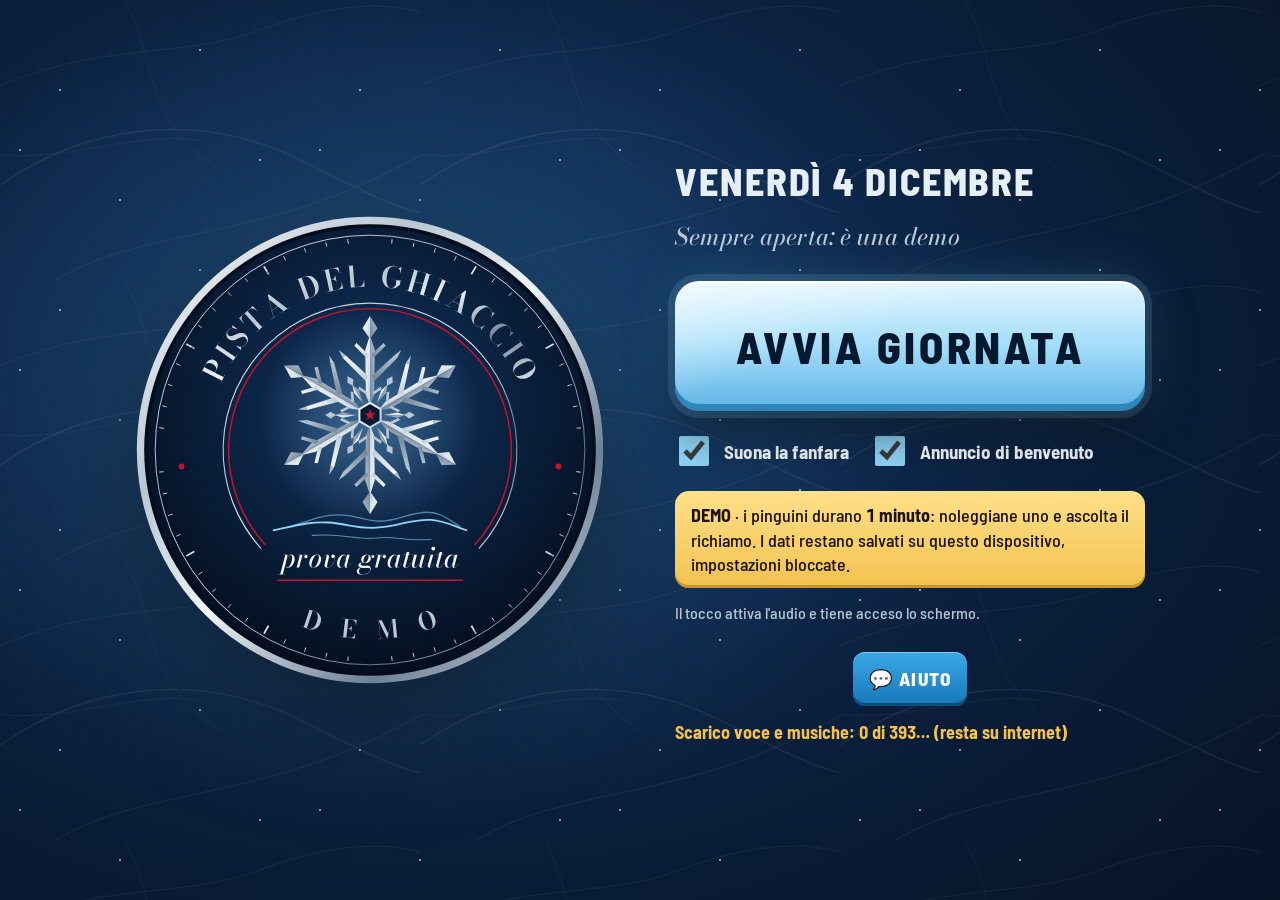
<file: index.html>
<!doctype html>
<html lang="it">
<head>
  <meta charset="utf-8">
  <meta name="viewport" content="width=device-width, initial-scale=1, viewport-fit=cover, user-scalable=no">
  <meta name="theme-color" content="#081A33">
  <meta name="mobile-web-app-capable" content="yes">
  <meta name="apple-mobile-web-app-capable" content="yes">
  <meta name="apple-mobile-web-app-status-bar-style" content="black-translucent">
  <meta name="apple-mobile-web-app-title" content="Pista DEMO">
  <meta name="format-detection" content="telephone=no">
  <title>Pista del Ghiaccio – DEMO</title>
  <link rel="manifest" href="manifest.json">
  <link rel="icon" href="icone/icona-192.png">
  <link rel="apple-touch-icon" href="icone/icona-180.png">
  <link rel="stylesheet" href="css/stile.css">
</head>
<body>

<section id="avvio" class="avvio">
  <div class="avvio-neve" aria-hidden="true"></div>
  <img src="logo/logo.svg" alt="Pista del Ghiaccio – DEMO" class="avvio-logo">
  <div class="avvio-colonna">
    <p class="avvio-data" id="avvio-data"></p>
    <p class="avvio-orario" id="avvio-orario"></p>
    <div class="avvio-fondo" id="avvio-fondo" hidden>
      <span class="fondo-titolo">💶 Fondo cassa nel cassetto</span>
      <span class="fondo-comandi">
        <button type="button" class="btn" id="fondo-meno" aria-label="10 euro in meno">−10</button>
        <input type="number" inputmode="decimal" id="fondo-euro" min="0" step="5" aria-label="Fondo cassa in euro"><b>€</b>
        <button type="button" class="btn" id="fondo-piu" aria-label="10 euro in più">+10</button>
      </span>
    </div>
    <button id="btn-avvia" class="btn-avvia">AVVIA GIORNATA</button>
    <div class="avvio-opzioni">
      <label class="spunta"><input type="checkbox" id="avvio-tada"> Suona la fanfara</label>
      <label class="spunta"><input type="checkbox" id="avvio-benvenuto"> Annuncio di benvenuto</label>
      <label class="spunta" id="avvio-yt-riga" hidden><input type="checkbox" id="avvio-yt"> Musica YouTube</label>
    </div>
    <p class="avvio-demo"><b>DEMO</b> · i pinguini durano <b>1 minuto</b>: noleggiane uno e ascolta il richiamo. I dati restano salvati su questo dispositivo, impostazioni bloccate.</p>
    <p class="avvio-nota">Il tocco attiva l'audio e tiene acceso lo schermo.</p>
    <div id="avvio-licenza" class="avvio-licenza"></div>
    <button id="btn-aiuto-avvio" class="btn-aiuto avvio-aiuto" aria-label="Assistenza">💬 AIUTO</button>
    <p class="avvio-offline" id="avvio-offline"></p>
  </div>
</section>

<header class="barra">
  <i class="ang a1"></i><i class="ang a2"></i><i class="ang a3"></i><i class="ang a4"></i>
  <img src="logo/icona.svg" alt="" class="barra-icona">
  <div class="barra-nome">
    <span class="barra-titolo">Pista del Ghiaccio</span>
    <span class="barra-sotto">DEMO · dati finti, si azzerano ogni giorno</span>
  </div>
  <div class="barra-centro">
    <span id="barra-giorno" class="badge"></span>
    <span id="barra-ora" class="barra-ora">--:--</span>
  </div>
  <div id="stato" class="stato" role="status"></div>
  <button id="btn-guida" class="btn-guida" aria-label="Guida della pagina">❔ GUIDA</button>
  <button id="btn-aiuto" class="btn-aiuto" aria-label="Assistenza">💬 AIUTO</button>
  <button id="btn-stop" class="btn-stop" aria-label="Ferma tutti i suoni">■ STOP</button>
</header>

<nav class="menu" aria-label="Pagine">
  <button data-pagina="oggi" class="attivo">
    <svg viewBox="0 0 48 48"><path d="M6 14h36v7a4 4 0 0 0 0 8v7H6v-7a4 4 0 0 0 0-8z" /><path d="M30 14v22" stroke-dasharray="3 3"/></svg>
    Cassa</button>
  <button data-pagina="pinguini">
    <svg viewBox="0 0 48 48"><path d="M24 5c-7 0-11 6-11 13v9c-4 3-6 7-5 10 3 0 5-2 6-4 1 5 5 9 10 9s9-4 10-9c1 2 3 4 6 4 1-3-1-7-5-10v-9c0-7-4-13-11-13z"/><path d="M19 18h.1M29 18h.1M21 24l3 3 3-3"/></svg>
    Pinguini</button>
  <button data-pagina="turni" class="menu-turni">
    <svg viewBox="0 0 48 48"><circle cx="24" cy="27" r="15"/><path d="M24 18v9l6 4M19 5h10M24 5v7"/></svg>
    Turni</button>
  <button data-pagina="armadi" class="menu-armadi">
    <svg viewBox="0 0 48 48"><rect x="10" y="5" width="28" height="38" rx="3"/><path d="M24 5v38M18 22v4M30 22v4"/></svg>
    Armadietti</button>
  <button data-pagina="suoni">
    <svg viewBox="0 0 48 48"><path d="M8 19h8l10-8v26l-10-8H8z"/><path d="M32 17a10 10 0 0 1 0 14M37 12a17 17 0 0 1 0 24"/></svg>
    Annunci</button>
  <button data-pagina="stats" data-pin>
    <svg viewBox="0 0 48 48"><path d="M8 40h32M13 34V22M21 34V12M29 34V18M37 34V26"/></svg>
    Resoconto</button>
  <button data-pagina="imp" data-pin>
    <svg viewBox="0 0 48 48"><circle cx="24" cy="24" r="6"/><path d="M24 5v7M24 36v7M5 24h7M36 24h7M10.6 10.6l5 5M32.4 32.4l5 5M10.6 37.4l5-5M32.4 15.6l5-5"/></svg>
    Impostazioni</button>
</nav>

<main>
  <section id="pg-oggi" class="pagina attiva"></section>
  <section id="pg-pinguini" class="pagina"></section>
  <section id="pg-turni" class="pagina"></section>
  <section id="pg-armadi" class="pagina"></section>
  <section id="pg-suoni" class="pagina"></section>
  <section id="pg-stats" class="pagina"></section>
  <section id="pg-imp" class="pagina"></section>
</main>

<div id="yt-box" class="yt-box" hidden>
  <div id="yt-player"></div>
  <span class="yt-titolo"></span>
</div>

<div class="gira-telefono" aria-live="polite">
  <div class="gira-icona">📱</div>
  <b>Gira il telefono in orizzontale</b>
  <span>La pista si usa col telefono (o il tablet) messo di traverso.</span>
</div>

<div id="finestre"></div>
<div id="avvisi" aria-live="polite"></div>
<button id="aggiorna" class="aggiorna" hidden>Nuova versione disponibile, tocca per aggiornare</button>

<script src="lib/chart.umd.min.js"></script>
<script src="js/app.js" defer></script>
</body>
</html>
</file>
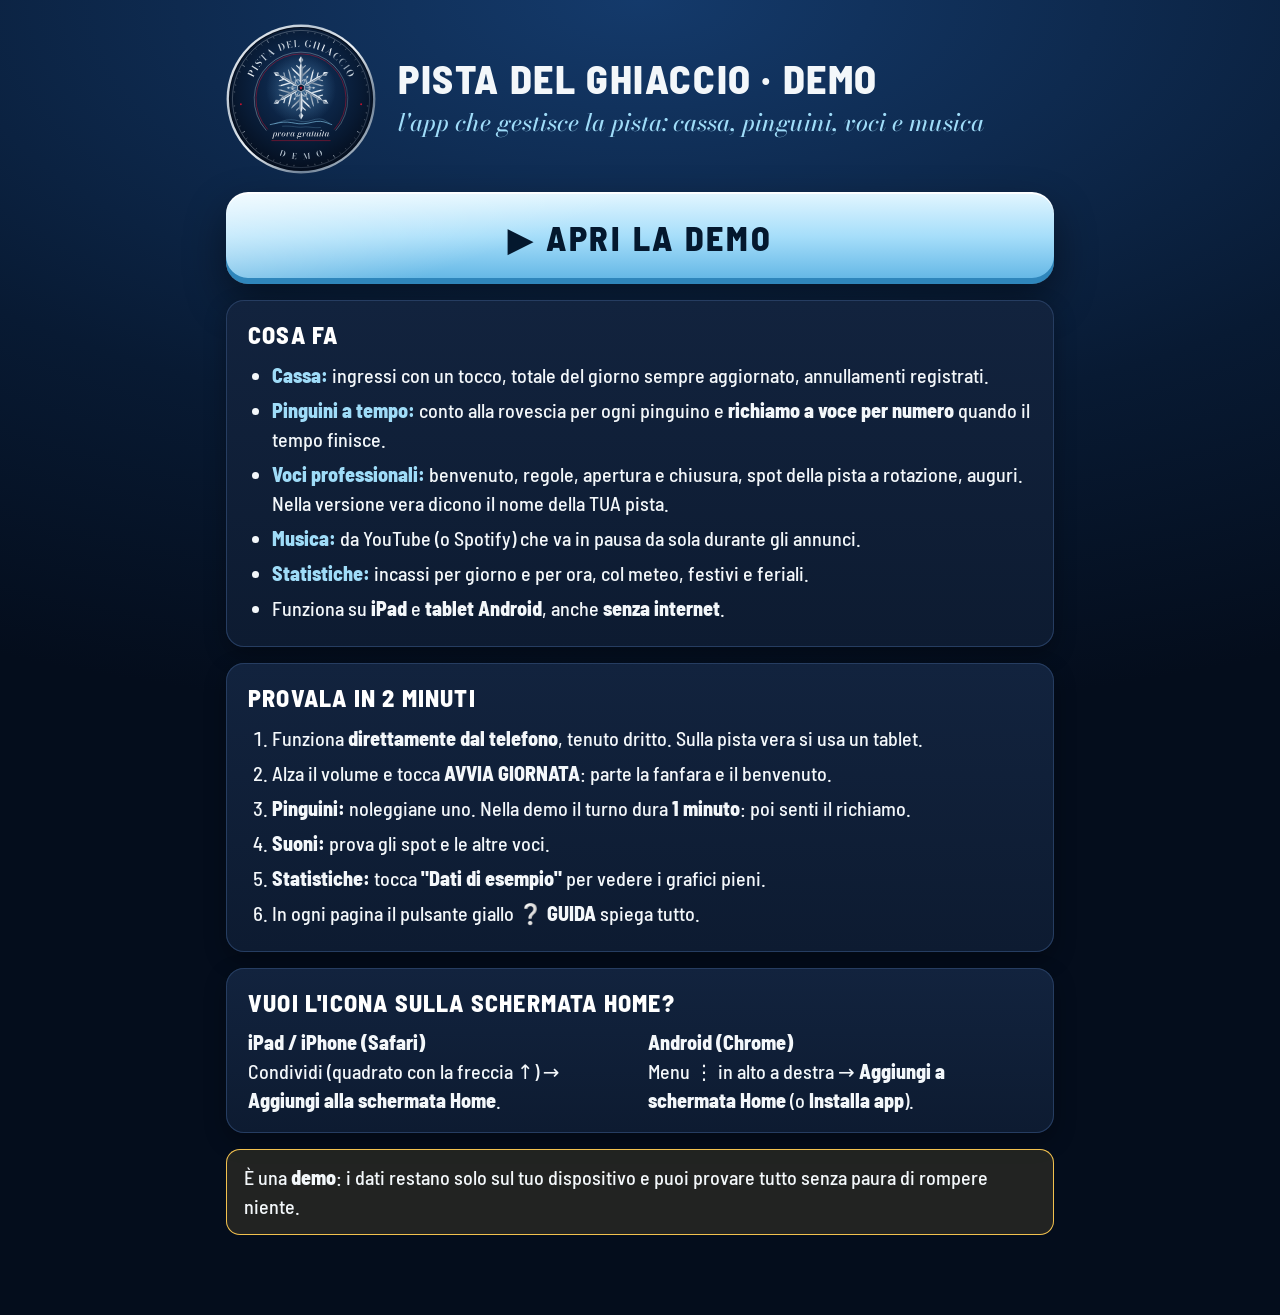
<file: installa.html>
<!doctype html>
<html lang="it">
<head>
  <meta charset="utf-8">
  <meta name="viewport" content="width=device-width, initial-scale=1, viewport-fit=cover">
  <meta name="theme-color" content="#081A33">
  <title>Prova la DEMO – Pista del Ghiaccio</title>
  <link rel="manifest" href="manifest.json">
  <link rel="icon" href="icone/icona-192.png">
  <link rel="apple-touch-icon" href="icone/icona-180.png">
  <meta name="apple-mobile-web-app-capable" content="yes">
  <meta name="apple-mobile-web-app-title" content="Pista DEMO">
  <style>
    @font-face { font-family: 'Bodoni'; src: url('font/BodoniModa-Italic.ttf') format('truetype'); font-style: italic; }
    @font-face { font-family: 'Barlow'; src: url('font/BarlowSemiCondensed-Medium.ttf') format('truetype'); font-weight: 500; }
    @font-face { font-family: 'Barlow'; src: url('font/BarlowSemiCondensed-ExtraBold.ttf') format('truetype'); font-weight: 800; }
    :root { --notte: #081A33; --lastra: #0F2748; --riga: #263d61; --argento: #B9C6D3; --neve: #F3F7FA; --gh2: #9fdcf8; --gh3: #4ea9dc; --ink: #04182e; --giallo: #F2C14E; }
    * { box-sizing: border-box; }
    html { background: #040D1C; }
    body { margin: 0; background: radial-gradient(120% 80% at 50% 0%, #143a6b, var(--notte) 60%, #040D1C) fixed; color: var(--neve); font: 500 20px/1.45 'Barlow', system-ui, sans-serif; }
    main { max-width: 860px; margin: 0 auto; padding: 24px 16px 60px; }
    header { display: flex; align-items: center; gap: 22px; }
    header img { width: 150px; height: 150px; flex: none; }
    h1 { font-weight: 800; text-transform: uppercase; letter-spacing: .04em; font-size: 40px; line-height: 1; margin: 0; }
    header p { margin: 8px 0 0; font-family: 'Bodoni', serif; font-style: italic; color: var(--gh2); font-size: 24px; }
    h2 { font-weight: 800; text-transform: uppercase; letter-spacing: .05em; font-size: 24px; margin: 0 0 8px; color: #fff; }
    .riquadro { background: linear-gradient(180deg, #12233e, #0d1b31); border-radius: 18px; padding: 18px 22px; margin-top: 16px; box-shadow: inset 0 0 0 1px var(--riga), 0 8px 22px rgba(0,0,0,.3); }
    .apri { display: flex; align-items: center; justify-content: center; margin-top: 18px; min-height: 92px; border-radius: 22px; text-decoration: none;
      font-weight: 800; font-size: 34px; letter-spacing: .08em; color: var(--ink);
      background: linear-gradient(160deg, rgba(255,255,255,.55) 0%, rgba(255,255,255,0) 40%), linear-gradient(180deg, #e3f6ff 0%, #a6defa 48%, #5db3e3 100%);
      box-shadow: inset 0 2px 0 rgba(255,255,255,.9), inset 0 -6px 0 #2f86bb, 0 18px 40px rgba(0,0,0,.45); }
    ol, ul { margin: 6px 0 0; padding-left: 24px; }
    li { margin: 6px 0; }
    b.c { color: var(--gh2); }
    .due { display: grid; grid-template-columns: 1fr 1fr; gap: 16px; }
    .nota { margin-top: 16px; padding: 14px 18px; border-radius: 14px; background: rgba(242,193,78,.12); box-shadow: inset 0 0 0 1px var(--giallo); }
    @media (max-width: 700px) { .due { grid-template-columns: 1fr; } header { flex-direction: column; text-align: center; } h1 { font-size: 32px; } }
  </style>
</head>
<body>
<main>
  <header>
    <img src="logo/logo.svg" alt="">
    <div>
      <h1>Pista del Ghiaccio · DEMO</h1>
      <p>l'app che gestisce la pista: cassa, pinguini, voci e musica</p>
    </div>
  </header>

  <a class="apri" href="./">▶ APRI LA DEMO</a>

  <section class="riquadro">
    <h2>Cosa fa</h2>
    <ul>
      <li><b class="c">Cassa:</b> ingressi con un tocco, totale del giorno sempre aggiornato, annullamenti registrati.</li>
      <li><b class="c">Pinguini a tempo:</b> conto alla rovescia per ogni pinguino e <b>richiamo a voce per numero</b> quando il tempo finisce.</li>
      <li><b class="c">Voci professionali:</b> benvenuto, regole, apertura e chiusura, spot della pista a rotazione, auguri. Nella versione vera dicono il nome della TUA pista.</li>
      <li><b class="c">Musica:</b> da YouTube (o Spotify) che va in pausa da sola durante gli annunci.</li>
      <li><b class="c">Statistiche:</b> incassi per giorno e per ora, col meteo, festivi e feriali.</li>
      <li>Funziona su <b>iPad</b> e <b>tablet Android</b>, anche <b>senza internet</b>.</li>
    </ul>
  </section>

  <section class="riquadro">
    <h2>Provala in 2 minuti</h2>
    <ol>
      <li>Funziona <b>direttamente dal telefono</b>, tenuto dritto. Sulla pista vera si usa un tablet.</li>
      <li>Alza il volume e tocca <b>AVVIA GIORNATA</b>: parte la fanfara e il benvenuto.</li>
      <li><b>Pinguini:</b> noleggiane uno. Nella demo il turno dura <b>1 minuto</b>: poi senti il richiamo.</li>
      <li><b>Suoni:</b> prova gli spot e le altre voci.</li>
      <li><b>Statistiche:</b> tocca <b>"Dati di esempio"</b> per vedere i grafici pieni.</li>
      <li>In ogni pagina il pulsante giallo <b>❔ GUIDA</b> spiega tutto.</li>
    </ol>
  </section>

  <section class="riquadro">
    <h2>Vuoi l'icona sulla schermata Home?</h2>
    <div class="due">
      <div><b>iPad / iPhone (Safari)</b><br>Condividi (quadrato con la freccia ↑) → <b>Aggiungi alla schermata Home</b>.</div>
      <div><b>Android (Chrome)</b><br>Menu ⋮ in alto a destra → <b>Aggiungi a schermata Home</b> (o <b>Installa app</b>).</div>
    </div>
  </section>

  <p class="nota">È una <b>demo</b>: i dati restano solo sul tuo dispositivo e puoi provare tutto senza paura di rompere niente.</p>
</main>
</body>
</html>
</file>
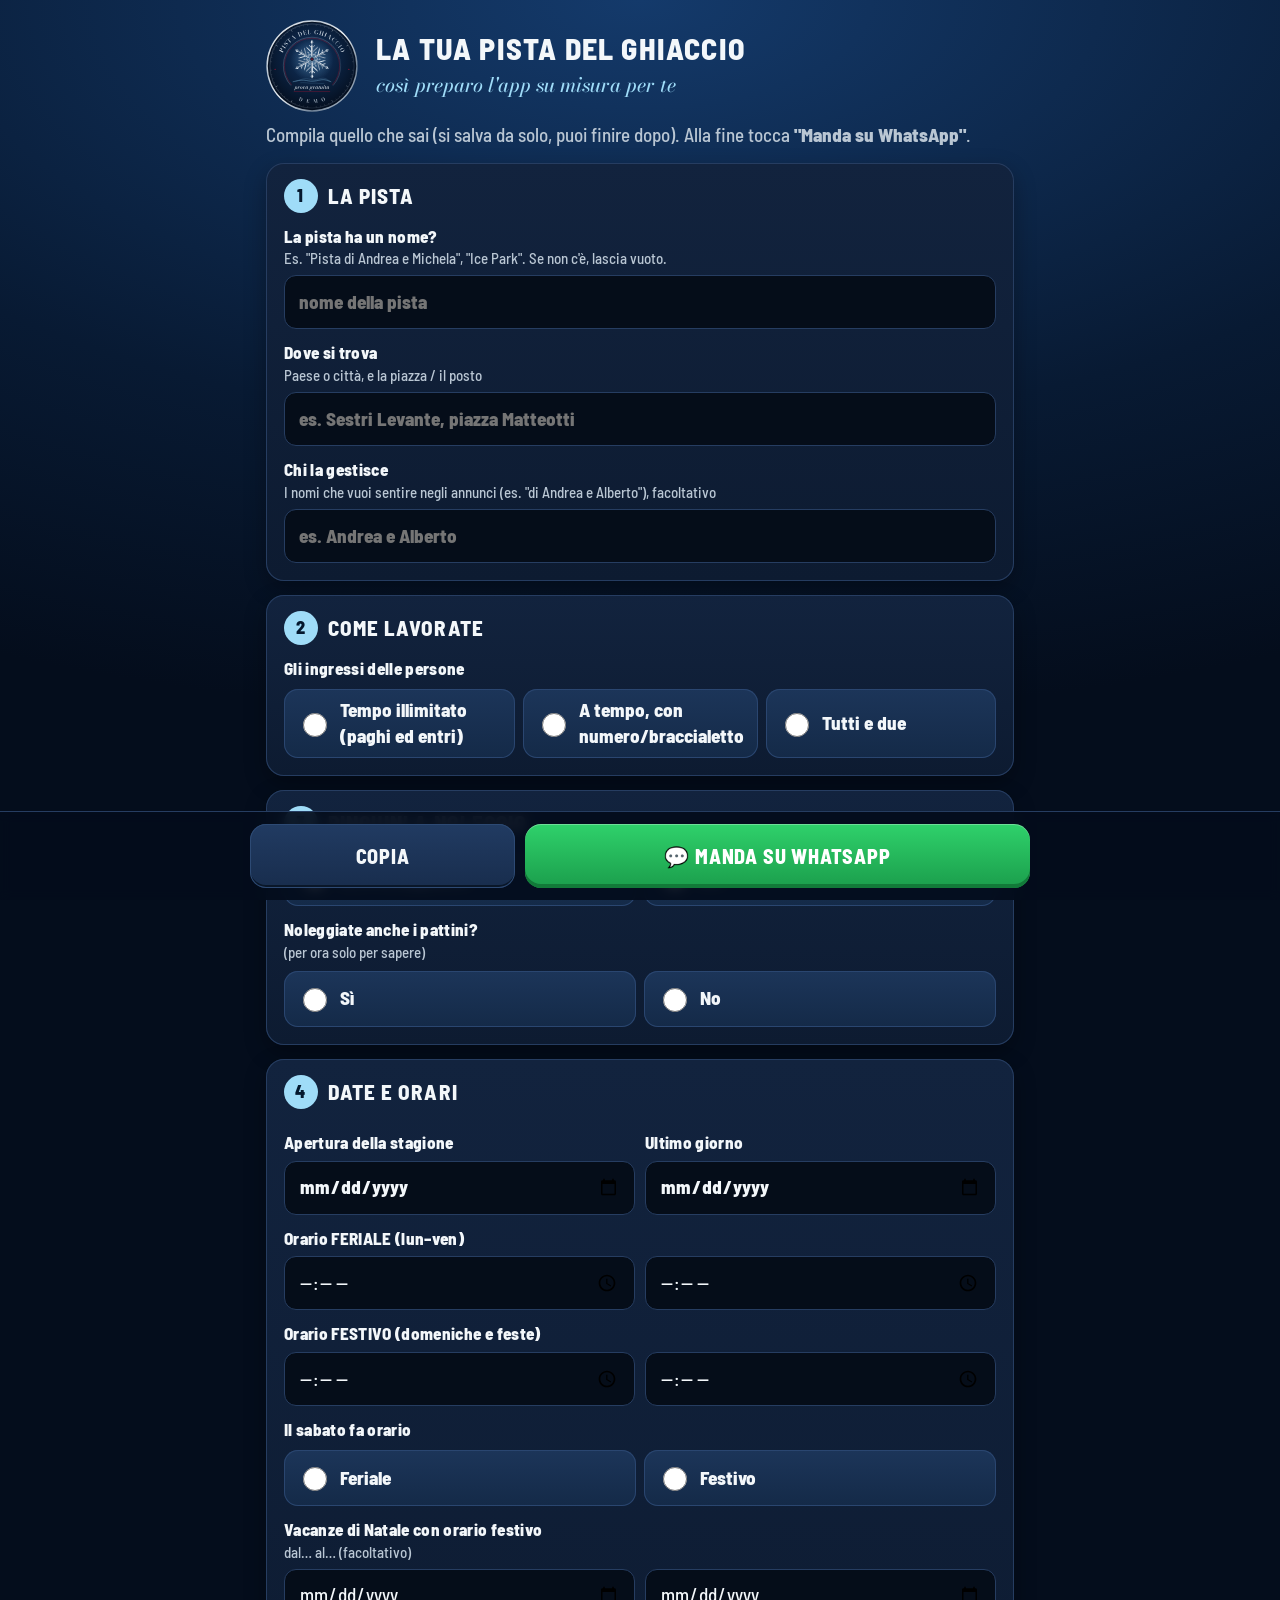
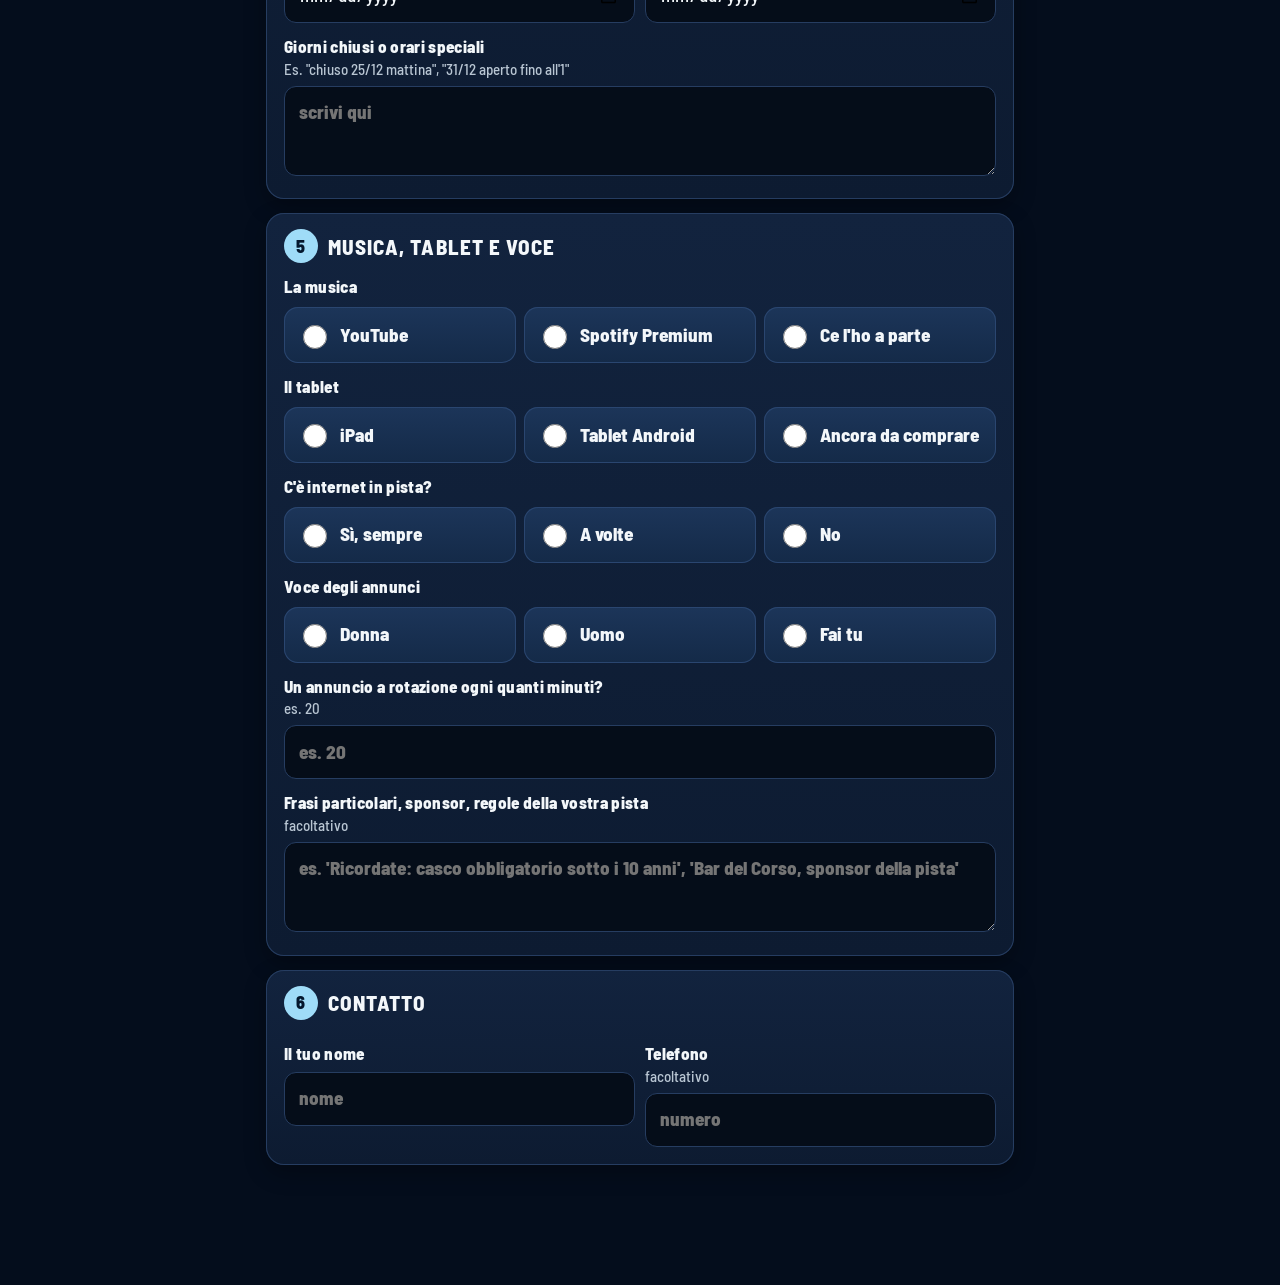
<file: modulo.html>
<!doctype html>
<html lang="it">
<head>
  <meta charset="utf-8">
  <meta name="viewport" content="width=device-width, initial-scale=1, viewport-fit=cover">
  <meta name="theme-color" content="#081A33">
  <title>La tua pista – modulo</title>
  <link rel="icon" href="icone/icona-192.png">
  <style>
    @font-face { font-family: 'Barlow'; src: url('font/BarlowSemiCondensed-Medium.ttf') format('truetype'); font-weight: 500; }
    @font-face { font-family: 'Barlow'; src: url('font/BarlowSemiCondensed-ExtraBold.ttf') format('truetype'); font-weight: 800; }
    @font-face { font-family: 'Bodoni'; src: url('font/BodoniModa-Italic.ttf') format('truetype'); font-style: italic; }
    :root { --notte: #081A33; --riga: #263d61; --argento: #B9C6D3; --neve: #F3F7FA; --gh2: #9fdcf8; --gh3: #4ea9dc; --ink: #04182e; --giallo: #F2C14E; --rosso: #ff5a6e; --verde: #4FD1A5; }
    * { box-sizing: border-box; }
    html { background: #040D1C; }
    body { margin: 0; background: radial-gradient(120% 80% at 50% 0%, #143a6b, var(--notte) 60%, #040D1C) fixed; color: var(--neve); font: 500 19px/1.4 'Barlow', system-ui, sans-serif; }
    main { max-width: 780px; margin: 0 auto; padding: 20px 16px 120px; }
    header { display: flex; align-items: center; gap: 18px; margin-bottom: 6px; }
    header img { width: 92px; height: 92px; flex: none; }
    h1 { font-weight: 800; text-transform: uppercase; letter-spacing: .04em; font-size: 30px; line-height: 1.05; margin: 0; }
    header p { margin: 6px 0 0; font-family: 'Bodoni', serif; font-style: italic; color: var(--gh2); font-size: 20px; }
    .intro { color: var(--argento); margin: 10px 0 0; }
    section { background: linear-gradient(180deg, #12233e, #0d1b31); border-radius: 18px; padding: 16px 18px 18px; margin-top: 14px; box-shadow: inset 0 0 0 1px var(--riga), 0 8px 22px rgba(0,0,0,.3); }
    h2 { font-weight: 800; text-transform: uppercase; letter-spacing: .05em; font-size: 21px; margin: 0 0 10px; display: flex; align-items: center; gap: 10px; }
    h2 span { display: inline-grid; place-items: center; width: 34px; height: 34px; border-radius: 50%; background: var(--gh2); color: var(--ink); font-size: 18px; }
    label.campo { display: block; margin-top: 12px; font-weight: 800; font-size: 17px; letter-spacing: .02em; }
    label.campo small { display: block; font-weight: 500; color: var(--argento); font-size: 15px; letter-spacing: 0; }
    input[type=text], input[type=number], input[type=date], input[type=time], input[type=tel], textarea {
      width: 100%; min-height: 54px; margin-top: 6px; padding: 0 14px; border-radius: 12px; border: 1px solid var(--riga);
      background: #050d19; color: var(--neve); font: inherit; font-size: 19px; }
    textarea { padding: 12px 14px; min-height: 90px; }
    input:focus, textarea:focus { outline: none; border-color: var(--gh2); box-shadow: 0 0 0 3px rgba(143,211,245,.2); }
    .scelte { display: flex; flex-wrap: wrap; gap: 8px; margin-top: 8px; }
    .scelte label { flex: 1 1 180px; display: flex; align-items: center; gap: 10px; min-height: 56px; padding: 8px 14px; border-radius: 14px; cursor: pointer;
      background: linear-gradient(180deg, #1c3559, #142a48); box-shadow: inset 0 0 0 1px #2a4670; font-weight: 700; }
    .scelte input { width: 24px; height: 24px; accent-color: var(--gh2); flex: none; }
    .scelte label:has(input:checked) { background: linear-gradient(180deg, #2a5a90, #1b3f6c); box-shadow: inset 0 0 0 2px var(--gh2); }
    .due { display: grid; grid-template-columns: 1fr 1fr; gap: 10px; }
    .tre { display: grid; grid-template-columns: 1.2fr 1fr 1fr; gap: 8px; align-items: end; }
    .tre b { font-size: 16px; color: var(--argento); padding-bottom: 14px; }
    [hidden] { display: none !important; }
    .barra { position: fixed; left: 0; right: 0; bottom: 0; padding: 12px 16px calc(12px + env(safe-area-inset-bottom)); background: rgba(4,13,28,.92); backdrop-filter: blur(6px); box-shadow: 0 -1px 0 var(--riga); }
    .barra .in { max-width: 780px; margin: 0 auto; display: flex; gap: 10px; }
    .barra button { flex: 1; min-height: 64px; border: 0; border-radius: 16px; font: inherit; font-weight: 800; font-size: 20px; letter-spacing: .04em; text-transform: uppercase; cursor: pointer; }
    .invia { color: #fff; background: linear-gradient(180deg, #2fd16b, #1b9e4c); box-shadow: inset 0 1px 0 rgba(255,255,255,.3), inset 0 -4px 0 #127a39; }
    .copia { flex: 0 0 34% !important; color: var(--neve); background: linear-gradient(180deg, #213b62, #182d4d); box-shadow: inset 0 0 0 1px #2d4a74, inset 0 -3px 0 #0a1729; }
    .avviso { position: fixed; left: 50%; bottom: 100px; transform: translateX(-50%); background: #fff; color: var(--ink); padding: 12px 18px; border-radius: 14px; font-weight: 800; box-shadow: 0 10px 30px rgba(0,0,0,.5); }
    .mancano { color: var(--rosso); font-weight: 800; margin-top: 10px; }
    @media (max-width: 560px) { .due { grid-template-columns: 1fr; } h1 { font-size: 24px; } header img { width: 70px; height: 70px; } }
  </style>
</head>
<body>
<main>
  <header>
    <img src="logo/logo.svg" alt="">
    <div>
      <h1>La tua pista del ghiaccio</h1>
      <p>così preparo l'app su misura per te</p>
    </div>
  </header>
  <p class="intro">Compila quello che sai (si salva da solo, puoi finire dopo). Alla fine tocca <b>"Manda su WhatsApp"</b>.</p>

  <section>
    <h2><span>1</span>La pista</h2>
    <label class="campo">La pista ha un nome? <small>Es. "Pista di Andrea e Michela", "Ice Park". Se non c'è, lascia vuoto.</small>
      <input type="text" id="nome" placeholder="nome della pista"></label>
    <label class="campo">Dove si trova <small>Paese o città, e la piazza / il posto</small>
      <input type="text" id="luogo" placeholder="es. Sestri Levante, piazza Matteotti"></label>
    <label class="campo">Chi la gestisce <small>I nomi che vuoi sentire negli annunci (es. "di Andrea e Alberto"), facoltativo</small>
      <input type="text" id="gestori" placeholder="es. Andrea e Alberto"></label>
  </section>

  <section>
    <h2><span>2</span>Come lavorate</h2>
    <label class="campo">Gli ingressi delle persone</label>
    <div class="scelte">
      <label><input type="radio" name="tipo" value="illimitato"> Tempo illimitato (paghi ed entri)</label>
      <label><input type="radio" name="tipo" value="tempo"> A tempo, con numero/braccialetto</label>
      <label><input type="radio" name="tipo" value="entrambi"> Tutti e due</label>
    </div>
    <div id="blocco-illimitato" hidden>
      <label class="campo">Prezzo dell'ingresso (€)<input type="number" id="prezzo" inputmode="decimal" placeholder="es. 10"></label>
    </div>
    <div id="blocco-tempo" hidden>
      <label class="campo">Ingressi a tempo: durate e prezzi <small>Es. 30 minuti 7 €, 1 ora 10 €, 2 ore 15 € (lascia vuote le righe che non usi)</small></label>
      <div class="tre"><b>Durata 1</b><input type="number" id="t1min" inputmode="numeric" placeholder="minuti"><input type="number" id="t1eur" inputmode="decimal" placeholder="€"></div>
      <div class="tre"><b>Durata 2</b><input type="number" id="t2min" inputmode="numeric" placeholder="minuti"><input type="number" id="t2eur" inputmode="decimal" placeholder="€"></div>
      <div class="tre"><b>Durata 3</b><input type="number" id="t3min" inputmode="numeric" placeholder="minuti"><input type="number" id="t3eur" inputmode="decimal" placeholder="€"></div>
      <label class="campo">Numeri dei braccialetti/biglietti: fino a <small>es. 200 (massimo 300)</small>
        <input type="number" id="maxnum" inputmode="numeric" placeholder="es. 200"></label>
    </div>
  </section>

  <section>
    <h2><span>3</span>Pinguini a noleggio</h2>
    <div class="scelte">
      <label><input type="radio" name="pinguini" value="si"> Sì, li noleggiamo</label>
      <label><input type="radio" name="pinguini" value="no"> No</label>
    </div>
    <div id="blocco-pinguini" hidden>
      <div class="due">
        <label class="campo">Quanti pinguini avete <small>numerati da 1 a…</small><input type="number" id="pnum" inputmode="numeric" placeholder="es. 15"></label>
        <label class="campo">Prezzo del noleggio (€)<input type="number" id="peur" inputmode="decimal" placeholder="es. 5"></label>
        <label class="campo">Durata del turno (minuti)<input type="number" id="pmin" inputmode="numeric" placeholder="es. 30"></label>
        <label class="campo">Sollecito dopo (minuti) <small>se non lo riportano</small><input type="number" id="psol" inputmode="numeric" placeholder="es. 2"></label>
      </div>
    </div>
    <label class="campo">Noleggiate anche i pattini? <small>(per ora solo per sapere)</small></label>
    <div class="scelte">
      <label><input type="radio" name="pattini" value="si"> Sì</label>
      <label><input type="radio" name="pattini" value="no"> No</label>
    </div>
  </section>

  <section>
    <h2><span>4</span>Date e orari</h2>
    <div class="due">
      <label class="campo">Apertura della stagione<input type="date" id="dal"></label>
      <label class="campo">Ultimo giorno<input type="date" id="al"></label>
    </div>
    <label class="campo">Orario FERIALE (lun–ven)</label>
    <div class="due"><input type="time" id="ferApre" aria-label="feriale apre"><input type="time" id="ferChiude" aria-label="feriale chiude"></div>
    <label class="campo">Orario FESTIVO (domeniche e feste)</label>
    <div class="due"><input type="time" id="fesApre" aria-label="festivo apre"><input type="time" id="fesChiude" aria-label="festivo chiude"></div>
    <label class="campo">Il sabato fa orario</label>
    <div class="scelte">
      <label><input type="radio" name="sabato" value="feriale"> Feriale</label>
      <label><input type="radio" name="sabato" value="festivo"> Festivo</label>
    </div>
    <label class="campo">Vacanze di Natale con orario festivo <small>dal… al… (facoltativo)</small></label>
    <div class="due"><input type="date" id="vacDal" aria-label="vacanze dal"><input type="date" id="vacAl" aria-label="vacanze al"></div>
    <label class="campo">Giorni chiusi o orari speciali <small>Es. "chiuso 25/12 mattina", "31/12 aperto fino all'1"</small>
      <textarea id="speciali" placeholder="scrivi qui"></textarea></label>
  </section>

  <section>
    <h2><span>5</span>Musica, tablet e voce</h2>
    <label class="campo">La musica</label>
    <div class="scelte">
      <label><input type="radio" name="musica" value="youtube"> YouTube</label>
      <label><input type="radio" name="musica" value="spotify"> Spotify Premium</label>
      <label><input type="radio" name="musica" value="nessuna"> Ce l'ho a parte</label>
    </div>
    <label class="campo">Il tablet</label>
    <div class="scelte">
      <label><input type="radio" name="tablet" value="ipad"> iPad</label>
      <label><input type="radio" name="tablet" value="android"> Tablet Android</label>
      <label><input type="radio" name="tablet" value="da-comprare"> Ancora da comprare</label>
    </div>
    <label class="campo">C'è internet in pista?</label>
    <div class="scelte">
      <label><input type="radio" name="internet" value="si"> Sì, sempre</label>
      <label><input type="radio" name="internet" value="a-volte"> A volte</label>
      <label><input type="radio" name="internet" value="no"> No</label>
    </div>
    <label class="campo">Voce degli annunci</label>
    <div class="scelte">
      <label><input type="radio" name="voce" value="donna"> Donna</label>
      <label><input type="radio" name="voce" value="uomo"> Uomo</label>
      <label><input type="radio" name="voce" value="indifferente"> Fai tu</label>
    </div>
    <label class="campo">Un annuncio a rotazione ogni quanti minuti? <small>es. 20</small>
      <input type="number" id="giro" inputmode="numeric" placeholder="es. 20"></label>
    <label class="campo">Frasi particolari, sponsor, regole della vostra pista <small>facoltativo</small>
      <textarea id="frasi" placeholder="es. 'Ricordate: casco obbligatorio sotto i 10 anni', 'Bar del Corso, sponsor della pista'"></textarea></label>
  </section>

  <section>
    <h2><span>6</span>Contatto</h2>
    <div class="due">
      <label class="campo">Il tuo nome<input type="text" id="chi" placeholder="nome"></label>
      <label class="campo">Telefono <small>facoltativo</small><input type="tel" id="tel" placeholder="numero"></label>
    </div>
    <p class="mancano" id="mancano" hidden></p>
  </section>
</main>

<div class="barra"><div class="in">
  <button class="copia" id="copia">Copia</button>
  <button class="invia" id="invia">💬 Manda su WhatsApp</button>
</div></div>

<script>
  const $ = id => document.getElementById(id);
  const scelta = n => document.querySelector(`input[name="${n}"]:checked`)?.value || '';
  const CAMPI = ['nome', 'luogo', 'gestori', 'prezzo', 't1min', 't1eur', 't2min', 't2eur', 't3min', 't3eur', 'maxnum', 'pnum', 'peur', 'pmin', 'psol',
    'dal', 'al', 'ferApre', 'ferChiude', 'fesApre', 'fesChiude', 'vacDal', 'vacAl', 'speciali', 'giro', 'frasi', 'chi', 'tel'];
  const SCELTE = ['tipo', 'pinguini', 'pattini', 'sabato', 'musica', 'tablet', 'internet', 'voce'];
  const BOZZA = 'modulo_pista_bozza';

  function aggiornaBlocchi() {
    const t = scelta('tipo');
    $('blocco-illimitato').hidden = !(t === 'illimitato' || t === 'entrambi');
    $('blocco-tempo').hidden = !(t === 'tempo' || t === 'entrambi');
    $('blocco-pinguini').hidden = scelta('pinguini') !== 'si';
  }
  function salva() {
    const d = {};
    CAMPI.forEach(k => { d[k] = $(k).value; });
    SCELTE.forEach(k => { d[k] = scelta(k); });
    try { localStorage.setItem(BOZZA, JSON.stringify(d)); } catch { /* niente */ }
    return d;
  }
  function carica() {
    let d = {};
    try { d = JSON.parse(localStorage.getItem(BOZZA) || '{}'); } catch { d = {}; }
    CAMPI.forEach(k => { if (d[k]) $(k).value = d[k]; });
    SCELTE.forEach(k => { if (d[k]) { const r = document.querySelector(`input[name="${k}"][value="${d[k]}"]`); if (r) r.checked = true; } });
    aggiornaBlocchi();
  }
  document.addEventListener('input', () => { aggiornaBlocchi(); salva(); });
  document.addEventListener('change', () => { aggiornaBlocchi(); salva(); });

  const dIt = s => s ? s.split('-').reverse().join('/') : '—';
  const nTxt = (v, suf = '') => (v === '' || v == null) ? '—' : `${v}${suf}`;
  const ETI = { illimitato: 'tempo illimitato', tempo: 'a tempo (numerati)', entrambi: 'tempo illimitato + a tempo', youtube: 'YouTube', spotify: 'Spotify Premium', nessuna: 'a parte',
    ipad: 'iPad', android: 'tablet Android', 'da-comprare': 'da comprare', si: 'sì', no: 'no', 'a-volte': 'a volte', donna: 'donna', uomo: 'uomo', indifferente: 'fai tu', feriale: 'feriale', festivo: 'festivo' };
  const e = v => ETI[v] || v || '—';

  function messaggio() {
    const d = salva();
    const r = [];
    r.push('🧊 *NUOVA PISTA – modulo per l\'app*');
    r.push(`*Pista:* ${d.nome || '(senza nome)'}`);
    r.push(`*Dove:* ${d.luogo || '—'}`);
    if (d.gestori) r.push(`*Gestori:* ${d.gestori}`);
    r.push('');
    r.push(`*Ingressi:* ${e(d.tipo)}`);
    if (d.tipo === 'illimitato' || d.tipo === 'entrambi') r.push(`• prezzo ingresso: ${nTxt(d.prezzo, ' €')}`);
    if (d.tipo === 'tempo' || d.tipo === 'entrambi') {
      [1, 2, 3].forEach(i => { if (d[`t${i}min`]) r.push(`• ${d[`t${i}min`]} min → ${nTxt(d[`t${i}eur`], ' €')}`); });
      r.push(`• braccialetti fino al n° ${nTxt(d.maxnum)}`);
    }
    r.push(`*Pinguini:* ${e(d.pinguini)}${d.pinguini === 'si' ? ` – ${nTxt(d.pnum)} pinguini, ${nTxt(d.peur, ' €')}, turno ${nTxt(d.pmin, ' min')}, sollecito dopo ${nTxt(d.psol, ' min')}` : ''}`);
    r.push(`*Pattini a noleggio:* ${e(d.pattini)}`);
    r.push('');
    r.push(`*Stagione:* dal ${dIt(d.dal)} al ${dIt(d.al)}`);
    r.push(`*Feriale:* ${d.ferApre || '—'}–${d.ferChiude || '—'}  ·  *Festivo:* ${d.fesApre || '—'}–${d.fesChiude || '—'}  ·  sabato ${e(d.sabato)}`);
    if (d.vacDal || d.vacAl) r.push(`*Vacanze (orario festivo):* dal ${dIt(d.vacDal)} al ${dIt(d.vacAl)}`);
    if (d.speciali) r.push(`*Giorni speciali:* ${d.speciali}`);
    r.push('');
    r.push(`*Musica:* ${e(d.musica)}  ·  *Tablet:* ${e(d.tablet)}  ·  *Internet:* ${e(d.internet)}`);
    r.push(`*Voce:* ${e(d.voce)}  ·  *Annuncio a rotazione ogni:* ${nTxt(d.giro, ' min')}`);
    if (d.frasi) r.push(`*Frasi/sponsor:* ${d.frasi}`);
    r.push('');
    r.push(`*Compilato da:* ${d.chi || '—'}${d.tel ? ' – ' + d.tel : ''}`);
    r.push('');
    r.push('DATI:' + JSON.stringify(d)); // riga per Leonardo: si legge in automatico
    return r.join('\n');
  }
  function controlla() {
    const d = salva(), manca = [];
    if (!d.luogo) manca.push('dove si trova');
    if (!d.tipo) manca.push('come lavorate');
    if (!d.pinguini) manca.push('pinguini sì/no');
    if (!d.dal || !d.al) manca.push('date della stagione');
    $('mancano').hidden = !manca.length;
    $('mancano').textContent = manca.length ? 'Manca ancora: ' + manca.join(', ') + ' (puoi mandarlo lo stesso)' : '';
  }
  function avviso(t) { const a = document.createElement('div'); a.className = 'avviso'; a.textContent = t; document.body.append(a); setTimeout(() => a.remove(), 2500); }

  $('invia').addEventListener('click', () => {
    controlla();
    window.open('https://wa.me/?text=' + encodeURIComponent(messaggio()), '_blank');
  });
  $('copia').addEventListener('click', async () => {
    controlla();
    try { await navigator.clipboard.writeText(messaggio()); avviso('Copiato: incollalo su WhatsApp'); }
    catch { avviso('Non riesco a copiare: usa "Manda su WhatsApp"'); }
  });
  carica();
</script>
</body>
</html>
</file>
<file: css/stile.css>
@font-face{font-family:Bodoni;src:url(../font/BodoniModa.ttf) format("truetype");font-weight:400 900;font-display:swap}@font-face{font-family:Bodoni;src:url(../font/BodoniModa-Italic.ttf) format("truetype");font-weight:400 900;font-style:italic;font-display:swap}@font-face{font-family:Barlow;src:url(../font/BarlowSemiCondensed-Medium.ttf) format("truetype");font-weight:500;font-display:swap}@font-face{font-family:Barlow;src:url(../font/BarlowSemiCondensed-Bold.ttf) format("truetype");font-weight:700;font-display:swap}@font-face{font-family:Barlow;src:url(../font/BarlowSemiCondensed-ExtraBold.ttf) format("truetype");font-weight:800;font-display:swap}:root{--notte: #081A33;--abisso: #040D1C;--lastra: #0F2748;--lastra-2: #163563;--filo: rgba(185, 198, 211, .28);--argento: #B9C6D3;--neve: #F3F7FA;--ghiaccio: #8FD3F5;--ghiaccio-scuro: #2C7FB8;--rosso: #C4132F;--rosso-chiaro: #FF5A6E;--giallo: #F2C14E;--verde: #4FD1A5;--raggio: 14px;--barra: 72px;--menu: 124px;color-scheme:dark}*{box-sizing:border-box;-webkit-tap-highlight-color:transparent}html,body{margin:0;height:100%}body{background:radial-gradient(120% 90% at 60% 0%,#10305a 0%,var(--notte) 55%,var(--abisso) 100%) fixed;color:var(--neve);font:500 18px/1.35 Barlow,system-ui,sans-serif;overflow:hidden;user-select:none;-webkit-user-select:none;touch-action:manipulation}button,input,select,textarea{font:inherit;color:inherit}button{cursor:pointer;border:0;background:none}button:focus-visible,input:focus-visible,select:focus-visible,textarea:focus-visible{outline:3px solid var(--ghiaccio);outline-offset:2px}h1,h2,h3{font-family:Bodoni,Georgia,serif;font-weight:600;margin:0;letter-spacing:.01em}h2{font-size:30px}h3{font-size:22px;color:var(--argento)}.num{font-variant-numeric:tabular-nums}[hidden]{display:none!important}.barra{position:fixed;inset:0 0 auto;height:var(--barra);display:flex;align-items:center;gap:18px;padding:0 16px 0 18px;background:#040d1cd1;border-bottom:1px solid var(--filo);backdrop-filter:blur(6px);z-index:20}.barra-icona{width:52px;height:52px;border-radius:50%}.barra-nome{display:flex;flex-direction:column;line-height:1.1;min-width:0}.barra-titolo{font-family:Bodoni,serif;font-size:25px;font-weight:600}.barra-sotto{font-family:Bodoni,serif;font-style:italic;color:var(--argento);font-size:15px}.barra-centro{margin-left:auto;display:flex;align-items:center;gap:14px}.barra-ora{font-size:34px;font-weight:800;font-variant-numeric:tabular-nums;letter-spacing:.02em}.badge{display:inline-flex;align-items:center;gap:6px;padding:5px 12px;border-radius:999px;border:1px solid var(--filo);color:var(--argento);font-weight:700;font-size:16px;white-space:nowrap}.badge.festivo{border-color:var(--rosso-chiaro);color:#ffd6dc;background:#c4132f38}.badge.vacanze{border-color:var(--rosso-chiaro);color:#fff;background:var(--rosso)}.badge.chiuso,.badge.fuori{color:var(--giallo);border-color:var(--giallo)}.badge.finto{color:#1b1200;background:var(--giallo);border-color:var(--giallo)}.stato{display:flex;gap:8px}.stato span{padding:6px 12px;border-radius:10px;font-weight:700;font-size:15px;white-space:nowrap;background:#4fd1a524;color:var(--verde);border:1px solid rgba(79,209,165,.4)}.stato span.ko{background:var(--rosso);color:#fff;border-color:var(--rosso-chiaro);animation:lampo 1s steps(2) infinite}.btn-stop{height:54px;padding:0 22px;border-radius:12px;background:var(--rosso);color:#fff;font-weight:800;font-size:22px;letter-spacing:.04em;border:2px solid #ff8a98}.btn-stop:active{transform:scale(.96)}.menu{position:fixed;top:var(--barra);bottom:0;left:0;width:var(--menu);display:flex;flex-direction:column;gap:8px;padding:12px 10px;background:#040d1c99;border-right:1px solid var(--filo);z-index:10}.menu button{flex:1;max-height:128px;display:flex;flex-direction:column;align-items:center;justify-content:center;gap:6px;border-radius:var(--raggio);color:var(--argento);font-weight:700;font-size:16px}.menu svg{width:42px;height:42px;fill:none;stroke:currentColor;stroke-width:2.6;stroke-linecap:round;stroke-linejoin:round}.menu button.attivo{background:var(--lastra-2);color:var(--neve);box-shadow:inset 4px 0 0 var(--ghiaccio)}.menu button.attivo svg{stroke:var(--ghiaccio)}main{position:fixed;top:var(--barra);left:var(--menu);right:0;bottom:0}.pagina{display:none;height:100%;overflow-y:auto;padding:18px 20px 28px;overscroll-behavior:contain}.pagina.attiva{display:block}.pannello{background:var(--lastra);border:1px solid var(--filo);border-radius:18px;padding:18px}.pannello+.pannello{margin-top:14px}.riga{display:flex;gap:12px;align-items:center;flex-wrap:wrap}.spazio{flex:1}.btn{min-height:64px;padding:0 22px;border-radius:var(--raggio);font-weight:700;font-size:20px;background:var(--lastra-2);border:1px solid var(--filo);color:var(--neve);display:inline-flex;align-items:center;justify-content:center;gap:10px}.btn:active{transform:scale(.97);filter:brightness(1.15)}.btn.primario{background:var(--ghiaccio);color:var(--abisso);border-color:transparent}.btn.pericolo{background:var(--rosso);border-color:var(--rosso-chiaro);color:#fff}.btn.piccolo{min-height:50px;font-size:17px;padding:0 16px}.btn[disabled]{opacity:.4}.etichetta{color:var(--argento);font-size:16px}.vuoto{color:var(--argento);font-style:italic}.spunta{display:inline-flex;align-items:center;gap:12px;font-size:19px;min-height:52px}.spunta input{width:30px;height:30px;accent-color:var(--ghiaccio)}.interruttore{position:relative;display:inline-flex;align-items:center;gap:14px;font-weight:700;font-size:20px;min-height:60px}.interruttore input{appearance:none;width:84px;height:46px;border-radius:999px;background:#3a4a61;position:relative;transition:background .2s}.interruttore input:after{content:"";position:absolute;top:5px;left:5px;width:36px;height:36px;border-radius:50%;background:#fff;transition:transform .2s}.interruttore input:checked{background:var(--verde)}.interruttore input:checked:after{transform:translate(38px)}input[type=text],input[type=number],input[type=time],input[type=date],input[type=datetime-local],input[type=password],select,textarea{min-height:56px;border-radius:12px;border:1px solid var(--filo);background:var(--abisso);padding:0 14px;font-size:20px;color:var(--neve);user-select:text;-webkit-user-select:text}textarea{padding:12px 14px;min-height:100px;resize:vertical;width:100%}input[type=number]{width:120px}input[type=range]{width:100%;height:44px;accent-color:var(--ghiaccio)}.avvio{position:fixed;inset:0;z-index:50;display:flex;align-items:center;justify-content:center;gap:70px;background:radial-gradient(90% 90% at 35% 40%,#143a6b 0%,var(--notte) 55%,var(--abisso) 100%)}.avvio[hidden]{display:none}.avvio-logo{width:min(470px,42vw);filter:drop-shadow(0 20px 50px rgba(0,0,0,.55))}.avvio-colonna{display:flex;flex-direction:column;gap:14px;max-width:470px}.avvio-data{font-family:Bodoni,serif;font-size:34px;margin:0}.avvio-orario{margin:0;color:var(--argento);font-size:22px}.avvio-fondo{display:flex;flex-direction:column;align-items:center;gap:8px;margin:4px 0 0;padding:12px 18px;border:1px solid var(--filo);border-radius:16px;background:#ffffff0a;font-size:21px;font-weight:700}.fondo-comandi{display:flex;align-items:center;gap:10px;white-space:nowrap}.avvio-fondo[hidden]{display:none}.avvio-fondo .btn{min-width:64px;min-height:52px;font-size:20px}.avvio-fondo input{width:110px;height:52px;font-size:26px;font-weight:800;text-align:center}.btn-avvia{margin-top:14px;height:130px;border-radius:22px;background:var(--ghiaccio);color:var(--abisso);font-weight:800;font-size:40px;letter-spacing:.04em;box-shadow:0 0 0 6px #8fd3f52e,0 18px 40px #00000073}.btn-avvia:active{transform:scale(.97)}.avvio-opzioni{display:flex;gap:22px;flex-wrap:wrap}.avvio-nota{color:var(--argento);margin:0;font-size:16px}.velo{position:fixed;inset:0;z-index:60;background:#020710b8;display:flex;align-items:center;justify-content:center;padding:20px}.finestra{background:var(--lastra);border:1px solid var(--filo);border-radius:22px;padding:24px;width:min(760px,100%);max-height:100%;overflow-y:auto;box-shadow:0 30px 80px #0009}.finestra h2{margin-bottom:14px}.finestra .azioni{display:flex;gap:12px;justify-content:flex-end;margin-top:22px;flex-wrap:wrap}.finestra .azioni .btn{min-width:170px}#avvisi{position:fixed;bottom:22px;left:50%;transform:translate(-50%);z-index:70;display:flex;flex-direction:column;gap:10px;align-items:center}.avviso{display:flex;align-items:center;gap:18px;padding:14px 18px 14px 22px;border-radius:16px;background:var(--neve);color:var(--abisso);font-weight:700;font-size:20px;box-shadow:0 14px 40px #00000080}.avviso .btn{min-height:52px;background:var(--abisso);color:var(--neve)}.aggiorna{position:fixed;top:calc(var(--barra) + 10px);left:50%;transform:translate(-50%);z-index:65;padding:18px 30px;border-radius:16px;background:var(--giallo);color:#1b1200;font-weight:800;font-size:21px;box-shadow:0 12px 30px #00000080}.oggi{display:grid;grid-template-columns:1.25fr 1fr;gap:18px;min-height:100%}.cassa{display:flex;flex-direction:column;gap:14px}.btn-ingresso{flex:1;min-height:250px;border-radius:24px;background:var(--ghiaccio);color:var(--abisso);display:flex;flex-direction:column;align-items:center;justify-content:center;gap:4px;box-shadow:inset 0 -8px #040d1c2e}.btn-ingresso:active{transform:scale(.985);filter:brightness(1.1)}.btn-ingresso b{font-size:84px;font-weight:800;line-height:1}.btn-ingresso span{font-size:22px;font-weight:700}.rapidi{display:grid;grid-template-columns:repeat(3,1fr);gap:14px}.rapidi .btn{min-height:110px;font-size:44px;font-weight:800;border-radius:20px}.annulla-riga{display:flex;gap:14px}.annulla-riga .btn{flex:1}.contatori{display:grid;grid-template-columns:1fr 1fr;gap:12px}.contatore{background:var(--abisso);border:1px solid var(--filo);border-radius:14px;padding:12px 16px}.contatore b{display:block;font-size:38px;font-weight:800;font-variant-numeric:tabular-nums;line-height:1.1}.contatore span{color:var(--argento);font-size:16px}.totale{grid-column:span 2;display:flex;align-items:baseline;justify-content:space-between;border-color:var(--ghiaccio)}.totale b{font-size:50px;color:var(--ghiaccio)}.lato{display:flex;flex-direction:column;gap:14px}.giorno-titolo{display:flex;align-items:center;justify-content:space-between;gap:12px}.chiusura-conto{font-size:46px;font-weight:800;font-variant-numeric:tabular-nums;line-height:1.05}.meteo-box{display:flex;align-items:center;gap:16px}.meteo-icona{font-size:56px;line-height:1;white-space:nowrap}.meteo-storia{color:var(--argento);font-size:16px}.promemoria{border-color:var(--giallo);background:#f2c14e1a}.promemoria b{color:var(--giallo)}.griglia-pinguini{display:grid;grid-template-columns:repeat(auto-fill,minmax(146px,1fr));gap:10px}.pinguino{position:relative;aspect-ratio:1 / .8;border-radius:18px;background:var(--lastra);border:2px solid var(--filo);display:flex;flex-direction:column;align-items:center;justify-content:center;overflow:hidden}.pinguino:active{transform:scale(.97)}.pinguino svg.ghiera{position:absolute;width:86%;height:86%}.pinguino .n{position:relative;font-size:56px;font-weight:800;line-height:1;font-variant-numeric:tabular-nums}.pinguino .t{position:relative;font-size:22px;font-weight:700;font-variant-numeric:tabular-nums;color:var(--argento)}.pinguino.libero .t{font-size:17px}.pinguino.uso{background:var(--lastra-2);border-color:var(--ghiaccio)}.pinguino.uso .t{color:var(--ghiaccio)}.pinguino.ultimo{background:#4a3a0c;border-color:var(--giallo);animation:lampeggia .9s ease-in-out infinite}.pinguino.ultimo .t{color:var(--giallo)}.pinguino.scaduto{background:var(--rosso);border-color:#ff9aa6}.pinguino.scaduto .t{color:#fff}.pinguino .turni{position:absolute;top:8px;right:10px;font-size:15px;font-weight:800;color:var(--neve);background:#00000059;padding:2px 8px;border-radius:8px}@keyframes lampeggia{50%{background:#7a5e10}}@keyframes lampo{50%{opacity:.55}}.legenda{display:flex;gap:18px;color:var(--argento);font-size:16px;flex-wrap:wrap}.legenda i{display:inline-block;width:16px;height:16px;border-radius:4px;vertical-align:-2px;margin-right:6px}.suoni{display:grid;grid-template-columns:1fr 380px;gap:18px}.gruppo-suoni{margin-bottom:16px}.gruppo-suoni h3{margin-bottom:10px}.griglia-suoni{display:grid;grid-template-columns:repeat(auto-fill,minmax(190px,1fr));gap:10px}.suono{min-height:84px;border-radius:14px;padding:10px 14px;text-align:left;font-weight:700;font-size:19px;background:var(--lastra-2);border:1px solid var(--filo);border-left:6px solid var(--colore, var(--ghiaccio));display:flex;flex-direction:column;justify-content:center}.suono small{color:var(--argento);font-weight:500;font-size:14px;line-height:1.2;margin-top:3px;display:-webkit-box;-webkit-line-clamp:2;-webkit-box-orient:vertical;overflow:hidden}.suono:active{filter:brightness(1.3);transform:scale(.98)}.suono.suonando{box-shadow:0 0 0 3px var(--ghiaccio)}.lettore .titolo{font-size:20px;font-weight:700;min-height:28px;overflow:hidden;text-overflow:ellipsis;white-space:nowrap}.lettore .comandi{display:grid;grid-template-columns:repeat(3,1fr);gap:10px;margin:12px 0}.lettore .comandi .btn{min-height:72px;font-size:28px}.lista-musica{max-height:220px;overflow-y:auto;margin-top:10px}.lista-musica div{display:flex;align-items:center;gap:10px;padding:8px 0;border-bottom:1px solid var(--filo)}.lista-musica div span{flex:1;overflow:hidden;text-overflow:ellipsis;white-space:nowrap}.lista-musica div.ora span{color:var(--ghiaccio);font-weight:700}.in-onda{color:var(--ghiaccio);font-weight:700;min-height:26px}.filtri{display:flex;gap:10px;flex-wrap:wrap;align-items:center;margin-bottom:14px}.filtri .btn.attivo{background:var(--ghiaccio);color:var(--abisso)}.tessere{display:grid;grid-template-columns:repeat(5,1fr);gap:12px;margin-bottom:14px}.tessera{background:var(--lastra);border:1px solid var(--filo);border-radius:16px;padding:14px 16px}.tessera b{display:block;font-size:34px;font-weight:800;font-variant-numeric:tabular-nums}.tessera span{color:var(--argento);font-size:15px}.grafici{display:grid;grid-template-columns:1fr 1fr;gap:14px}.grafico{background:var(--lastra);border:1px solid var(--filo);border-radius:18px;padding:14px;height:340px;display:flex;flex-direction:column}.grafico.largo{grid-column:span 2}.grafico h3{font-size:19px;margin-bottom:8px}.grafico .tela{position:relative;flex:1;min-height:0}table.tab{width:100%;border-collapse:collapse;font-size:17px}table.tab th{text-align:left;color:var(--argento);font-weight:700;padding:8px 10px;border-bottom:1px solid var(--filo)}table.tab td{padding:10px;border-bottom:1px solid rgba(185,198,211,.12);font-variant-numeric:tabular-nums}table.tab tr.festivo td:first-child{box-shadow:inset 4px 0 0 var(--rosso)}table.tab td.dx,table.tab th.dx{text-align:right}.imp{display:grid;grid-template-columns:1fr 1fr;gap:14px;align-items:start}.campo{display:flex;align-items:center;justify-content:space-between;gap:14px;padding:10px 0;border-bottom:1px solid rgba(185,198,211,.12)}.campo:last-child{border-bottom:0}.campo>span{font-size:19px}.elenco-voce{display:flex;align-items:center;gap:10px;padding:10px 0;border-bottom:1px solid rgba(185,198,211,.12)}.elenco-voce .testo{flex:1}.elenco-voce .testo small{display:block;color:var(--argento)}.tastierino{display:grid;grid-template-columns:repeat(3,110px);gap:12px;justify-content:center;margin-top:16px}.tastierino .btn{min-height:90px;font-size:36px}.pin-puntini{text-align:center;font-size:44px;letter-spacing:16px;min-height:60px}.meteo-scelte{display:grid;grid-template-columns:repeat(3,1fr);gap:12px}.meteo-scelte button,.meteo-extra button{min-height:112px;border-radius:18px;background:var(--lastra-2);border:2px solid var(--filo);display:flex;flex-direction:column;align-items:center;justify-content:center;gap:4px;font-weight:700;font-size:20px}.meteo-scelte button i,.meteo-extra button i{font-style:normal;font-size:46px;line-height:1.1}.meteo-scelte button.sel,.meteo-extra button.sel{border-color:var(--ghiaccio);background:#1d4a80;box-shadow:0 0 0 3px #8fd3f559}.meteo-extra{display:grid;grid-template-columns:1fr 1fr;gap:12px;margin-top:12px}.meteo-extra button{min-height:84px;flex-direction:row;gap:12px}.meteo-extra button i{font-size:36px}.debug-barra{border-color:var(--giallo)}@media (max-width: 1100px){.oggi,.suoni,.imp,.grafici{grid-template-columns:1fr}.grafico.largo{grid-column:auto}.tessere{grid-template-columns:repeat(2,1fr)}.barra-sotto{display:none}}@media (prefers-reduced-motion: reduce){.pinguino.ultimo,.stato span.ko{animation:none}}:root{--alto: env(safe-area-inset-top, 0px);--basso: env(safe-area-inset-bottom, 0px)}.barra{height:calc(var(--barra) + var(--alto));padding-top:var(--alto);padding-left:calc(18px + env(safe-area-inset-left,0px));padding-right:calc(16px + env(safe-area-inset-right,0px))}.menu,main{top:calc(var(--barra) + var(--alto))}.menu{padding-bottom:calc(12px + var(--basso));left:env(safe-area-inset-left,0px)}main{left:calc(var(--menu) + env(safe-area-inset-left,0px));right:env(safe-area-inset-right,0px)}.pagina{padding-bottom:calc(28px + var(--basso));-webkit-overflow-scrolling:touch}html,body{height:100dvh;overscroll-behavior:none}body{-webkit-touch-callout:none;-webkit-text-size-adjust:100%}img,svg,button{-webkit-touch-callout:none;-webkit-user-drag:none}.file-nascosto{position:absolute;width:1px;height:1px;opacity:0;overflow:hidden;pointer-events:none}.tieni-acceso{position:fixed;width:1px;height:1px;opacity:.01;left:0;bottom:0;pointer-events:none}@media (max-width: 1200px){.barra{gap:12px}.barra-ora{font-size:30px}.stato span{padding:6px 9px;font-size:14px}}.avvio-offline{margin:0;font-size:18px;font-weight:700;color:var(--giallo);min-height:24px}.avvio-offline.ok{color:var(--verde)}.incassi-giorno{max-width:760px}table.tab.incassi td{font-size:22px;padding:12px 10px}table.tab.incassi td.dx{font-weight:800}table.tab.incassi tr.festivo td:first-child{color:#ff8a9a}table.tab.incassi tr.totale td{border-top:2px solid var(--filo);border-bottom:0;font-size:24px;font-weight:800}details.cartella{margin-top:12px;border:1px solid var(--filo);border-radius:14px;background:#ffffff08}details.cartella>summary{list-style:none;cursor:pointer;padding:18px 20px;font-size:21px;font-weight:700;display:flex;align-items:center;gap:10px;min-height:64px}details.cartella>summary::-webkit-details-marker{display:none}details.cartella>summary:after{content:"\25b8";margin-left:auto;font-size:22px;transition:transform .15s}details.cartella[open]>summary:after{transform:rotate(90deg)}.cartella-dentro{padding:0 14px 14px}.cartella-dentro>.pannello:first-child{margin-top:0}details.cartella-imp>summary{list-style:none;cursor:pointer;display:flex;align-items:center;min-height:48px}details.cartella-imp>summary::-webkit-details-marker{display:none}details.cartella-imp>summary h3{margin:0;flex:1}details.cartella-imp>summary:after{content:"\25b8";font-size:22px;color:var(--argento);transition:transform .15s}details.cartella-imp[open]>summary:after{transform:rotate(90deg)}details.cartella-imp[open]>summary{margin-bottom:8px}:root{--alto: env(safe-area-inset-top, 0px);--basso: env(safe-area-inset-bottom, 0px);--fondo: #06101f;--sup: #0d1b31;--sup2: #12233e;--sup3: #1a2f50;--riga: #263d61;--testo: #f1f6fb;--tenue: #9fb2c6;--spento: #5f7389;--cromo: #e6eef6;--filetto: #b9c9d9;--gh1: #e9f8ff;--gh2: #9fdcf8;--gh3: #4ea9dc;--gh-ink: #04182e;--r: 16px;--r-s: 12px;--display: "Barlow", "Arial Narrow", sans-serif;--brina: repeating-linear-gradient(28deg, rgba(255,255,255,.035) 0 1px, transparent 1px 5px), repeating-linear-gradient(-62deg, rgba(255,255,255,.028) 0 1px, transparent 1px 7px);--pattini: url("data:image/svg+xml,%3Csvg xmlns='http://www.w3.org/2000/svg' width='420' height='280'%3E%3Cg fill='none' stroke='%23ffffff' stroke-linecap='round'%3E%3Cpath d='M-20 200C80 120 200 110 300 160S440 230 460 200' stroke-opacity='.07' stroke-width='1.3'/%3E%3Cpath d='M-10 90C100 40 180 60 260 30S400 0 440 20' stroke-opacity='.05'/%3E%3Cpath d='M40 290C140 220 260 250 430 150' stroke-opacity='.06'/%3E%3Cpath d='M120 -10C160 60 140 120 220 170' stroke-opacity='.04'/%3E%3Cpath d='M-30 150C60 170 120 130 200 140' stroke-opacity='.05' stroke-width='.8'/%3E%3C/g%3E%3C/svg%3E")}body{background:var(--pattini),radial-gradient(110% 80% at 65% -10%,#143865 0%,#0a1f3c 40%,var(--fondo) 75%) fixed;background-size:420px 280px,auto;-webkit-font-smoothing:antialiased;font-variant-numeric:tabular-nums}h2{font-family:var(--display);font-weight:800;text-transform:uppercase;letter-spacing:.04em;font-size:30px;line-height:1;color:var(--testo)}h3{font-family:var(--display);font-weight:800;text-transform:uppercase;letter-spacing:.05em;font-size:21px;line-height:1.05;color:var(--cromo)}.barra{background:var(--brina),var(--pattini),linear-gradient(180deg,#16325a,#0b1d38);background-size:auto,420px 280px,auto;border-bottom:0;box-shadow:inset 0 -1px #04101f,inset 0 -6px #0c1a30,0 10px 26px #00000080;backdrop-filter:none}.barra:before{content:"";position:absolute;left:7px;right:7px;bottom:9px;top:calc(var(--alto) + 7px);border:1px solid var(--filetto);border-radius:10px;opacity:.45;pointer-events:none}.barra .ang{position:absolute;width:14px;height:14px;z-index:1;background:radial-gradient(circle at 35% 30%,#fff 0 8%,#d6dde4 32%,#6d7680)}.ang.a1{top:var(--alto);left:0;border-radius:0 0 7px}.ang.a2{top:var(--alto);right:0;border-radius:0 0 0 7px}.ang.a3{bottom:0;left:0;border-radius:0 7px 0 0}.ang.a4{bottom:0;right:0;border-radius:7px 0 0}.barra-icona{width:54px;height:54px;filter:drop-shadow(0 3px 8px rgba(0,0,0,.7))}.barra-titolo{font-family:var(--display);font-weight:800;text-transform:uppercase;letter-spacing:.06em;font-size:26px;color:var(--cromo);line-height:1}.barra-sotto{font-size:16px;margin-top:3px;color:var(--filetto)}.barra-ora{display:inline-flex;align-items:center;gap:10px;padding:4px 16px 4px 14px;border-radius:99px;background:#050c17;box-shadow:inset 0 0 0 1px #2d4466,inset 0 2px 6px #000c;font-family:var(--display);font-size:32px;color:#fff}.barra-ora:before{content:"";width:10px;height:10px;border-radius:50%;background:#5fd1ff;box-shadow:0 0 10px 2px #5fd1ffcc;animation:respiro 2.4s ease-in-out infinite}@keyframes respiro{50%{opacity:.45}}.badge{font-family:var(--display);text-transform:uppercase;letter-spacing:.05em;font-size:15px;padding:6px 13px;background:#00000040}.stato span{font-family:var(--display);text-transform:uppercase;letter-spacing:.05em;background:#0000004d;box-shadow:inset 0 0 0 1px #4fd1a573;border:0;display:inline-flex;align-items:center;gap:7px}.stato span:before{content:"";width:8px;height:8px;border-radius:50%;background:var(--verde);box-shadow:0 0 8px 1px #4fd1a5cc}.stato span.ko{background:var(--rosso);box-shadow:inset 0 0 0 1px #ff8a98}.stato span.ko:before{background:#fff;box-shadow:0 0 8px 2px #fff}.btn-stop{font-family:var(--display);letter-spacing:.08em;border:0;background:linear-gradient(180deg,#ea3a4d,#b5132b);box-shadow:inset 0 1px #ffffff4d,inset 0 -4px #7d0c1d,0 6px 16px #c4132f59}.menu{background:linear-gradient(180deg,#050c18d9,#050c18a6);border-right:0;box-shadow:inset -1px 0 #1a2c48;gap:10px}.menu button{position:relative;font-family:var(--display);text-transform:uppercase;letter-spacing:.06em;font-size:15px;background:var(--sup);color:var(--tenue);box-shadow:inset 0 1px #ffffff0d,inset 0 -3px #040b16,0 2px 6px #0000004d}.menu button:before{content:"";position:absolute;top:10px;right:10px;width:8px;height:8px;border-radius:50%;background:#22344f;box-shadow:inset 0 1px 1px #0009}.menu svg{stroke-width:2.3}.menu button.attivo{background:linear-gradient(180deg,#1d3a63,#12284a);color:#fff;box-shadow:inset 0 0 0 1px #35557f,inset 0 -3px 0 var(--rosso),0 4px 12px #0006}.menu button.attivo:before{background:#5fd1ff;box-shadow:0 0 10px 2px #5fd1ffcc}.menu button.attivo svg{stroke:var(--gh2);filter:drop-shadow(0 0 6px rgba(143,211,245,.45))}.pannello,.tessera,.grafico{background:linear-gradient(180deg,var(--sup2),var(--sup));border:0;border-radius:var(--r);box-shadow:inset 0 0 0 1px var(--riga),inset 0 1px #ffffff0a,0 8px 22px #0000004d}.pannello>h3:first-child,.grafico>h3:first-child{margin-bottom:10px!important}.finestra{background:var(--brina),linear-gradient(180deg,#14294a,#0c1b33);border:0;box-shadow:inset 0 0 0 1px #35557f,inset 0 3px 0 var(--filetto),0 30px 80px #000000b3}.velo{background:#020710c7;backdrop-filter:blur(3px);-webkit-backdrop-filter:blur(3px)}.promemoria{background:linear-gradient(180deg,#f2c14e24,#f2c14e0f);box-shadow:inset 0 0 0 1px #f2c14e8c,inset 4px 0 0 var(--giallo)}.btn{font-family:var(--display);text-transform:uppercase;letter-spacing:.05em;font-weight:800;border:0;color:var(--testo);background:linear-gradient(180deg,#213b62,#182d4d);box-shadow:inset 0 1px #ffffff14,inset 0 0 0 1px #2d4a74,inset 0 -3px #0a1729,0 3px 8px #00000059;transition:transform .08s,filter .15s}.btn:active{transform:translateY(2px);filter:brightness(1.15)}.btn.primario{color:var(--gh-ink);background:linear-gradient(180deg,var(--gh1) 0%,var(--gh2) 45%,var(--gh3) 100%);box-shadow:inset 0 1px #fffc,inset 0 -3px #2a7fb3,0 5px 18px #5fbef04d}.btn.pericolo{background:linear-gradient(180deg,#e8394c,#ad1328);box-shadow:inset 0 1px #ffffff40,inset 0 -3px #6d0a18,0 4px 14px #c4132f4d}.btn.piccolo{font-size:16px}.filtri .btn.attivo{color:#fff;background:linear-gradient(180deg,#1d3a63,#12284a);box-shadow:inset 0 0 0 1px #4a6c99,inset 0 -3px 0 var(--rosso)}.btn-ingresso{position:relative;overflow:hidden;color:var(--gh-ink);background:var(--pattini),linear-gradient(160deg,#ffffff8c,#fff0 38%),linear-gradient(180deg,#e3f6ff,#a6defa 48%,#5db3e3);background-size:420px 280px,auto,auto;box-shadow:inset 0 2px #ffffffe6,inset 0 0 0 1px #ffffff59,inset 0 -8px #2f86bb,0 14px 34px #3caae647}.btn-ingresso:after{content:"";position:absolute;top:-40%;bottom:-40%;width:26%;left:-40%;background:linear-gradient(90deg,transparent,rgba(255,255,255,.55),transparent);transform:rotate(18deg);animation:riflesso 7s ease-in-out infinite}@keyframes riflesso{0%,70%{left:-40%}to{left:130%}}.btn-ingresso b{font-family:var(--display);font-size:104px;letter-spacing:.01em;text-shadow:0 2px 0 rgba(255,255,255,.5)}.btn-ingresso span{font-family:var(--display);text-transform:uppercase;letter-spacing:.08em;font-weight:800;font-size:23px}.btn-ingresso:active{transform:translateY(3px)}.rapidi .btn{font-size:48px;letter-spacing:.02em;background:linear-gradient(180deg,#1f3a62,#152a49);box-shadow:inset 0 1px #ffffff14,inset 0 0 0 1px #2d4a74,inset 0 -4px 0 var(--gh3),0 4px 10px #00000059}.annulla-riga .btn{color:var(--tenue);box-shadow:inset 0 1px #ffffff0f,inset 0 0 0 1px #2d4a74,inset 0 -3px #4a5d78}.contatori{gap:0;border-radius:var(--r);overflow:hidden;background:#071223;box-shadow:inset 0 0 0 1px var(--riga)}.contatore{background:none;border:0;border-radius:0;padding:12px 16px 11px;text-align:center}.contatore+.contatore:not(.totale){box-shadow:inset 1px 0 0 var(--riga)}.contatore b{font-family:var(--display);font-size:44px;line-height:1;letter-spacing:.02em}.contatore span{font-size:15px;font-weight:700}.totale{text-align:left;align-items:center;padding:14px 18px;background:var(--brina),linear-gradient(180deg,#13284a,#0c1b33);box-shadow:inset 0 1px 0 var(--riga),inset 0 3px 0 var(--filetto)}.totale span{font-family:var(--display);text-transform:uppercase;letter-spacing:.07em;font-size:18px;color:var(--cromo)}.totale b{font-size:58px;color:var(--gh2);text-shadow:0 0 22px rgba(143,211,245,.35)}.giorno-titolo h2{font-size:28px}.chiusura-conto{font-family:var(--display);font-size:64px;letter-spacing:.02em;color:#fff}.meteo-box .btn{white-space:nowrap}.pinguino{border:0;border-radius:18px;background:linear-gradient(180deg,#132848,#0c1b33);box-shadow:inset 0 0 0 1px var(--riga),inset 0 1px #ffffff0d,inset 0 -4px #081325,0 4px 12px #0000004d}.pinguino .n{font-family:var(--display);font-size:62px;letter-spacing:.01em}.pinguino .t{font-family:var(--display);letter-spacing:.04em}.pinguino.libero .t{text-transform:uppercase;color:var(--spento)}.pinguino.libero .n{color:#c9d6e3}.pinguino.uso{border:0;background:var(--pattini),linear-gradient(180deg,#1c4373,#11294b);background-size:420px 280px,auto;box-shadow:inset 0 0 0 2px var(--gh3),inset 0 -4px 0 var(--gh2),0 0 20px #5fbef038}.pinguino.ultimo{border:0;background:linear-gradient(180deg,#5a4610,#3b2d08);box-shadow:inset 0 0 0 2px var(--giallo),inset 0 -4px 0 var(--giallo),0 0 22px #f2c14e4d}.pinguino.scaduto{border:0;background:repeating-linear-gradient(135deg,#d01a35 0 16px,#a8102a 16px 32px);box-shadow:inset 0 0 0 2px #ff9aa6,inset 0 -4px #ffd0d6,0 0 26px #d01a3573}.pinguino .turni{font-family:var(--display);letter-spacing:.04em;background:#00000073;box-shadow:inset 0 0 0 1px #fff3}.legenda{font-family:var(--display);text-transform:uppercase;letter-spacing:.05em;font-size:14px}.suono{border:0;border-radius:14px;font-family:var(--display);letter-spacing:.02em;background:linear-gradient(180deg,#1c3559,#142a48);box-shadow:inset 0 1px #ffffff12,inset 0 0 0 1px #2a4670,inset 0 -4px 0 var(--colore, var(--gh3)),0 3px 8px #0000004d}.suono small{font-family:Barlow,sans-serif;letter-spacing:0}.suono.suonando{box-shadow:inset 0 0 0 2px var(--gh2),inset 0 -4px 0 var(--colore, var(--gh3)),0 0 18px #8fd3f566}.gruppo-suoni h3{display:flex;align-items:center;gap:10px}.gruppo-suoni h3:after{content:"";flex:1;height:1px;background:linear-gradient(90deg,var(--riga),transparent)}.lettore .titolo{font-family:var(--display);letter-spacing:.03em}.in-onda{font-family:var(--display);text-transform:uppercase;letter-spacing:.05em;color:var(--gh2)}.tessera{text-align:center;padding:14px 10px 12px}.tessera b{font-family:var(--display);font-size:40px;line-height:1.05;letter-spacing:.02em}.tessera span{font-weight:700;font-size:14px}.tessere .tessera:first-child{box-shadow:inset 0 0 0 1px var(--riga),inset 0 3px 0 var(--filetto),0 8px 22px #0000004d}.tessere .tessera:first-child b{color:var(--gh2)}table.tab th{font-family:var(--display);text-transform:uppercase;letter-spacing:.05em;font-size:15px}.campo{border-bottom:1px solid #1d3253}.campo>span{font-size:18px;font-weight:600}input[type=text],input[type=number],input[type=time],input[type=date],input[type=datetime-local],input[type=password],select,textarea{background:#050d19;border:1px solid var(--riga);font-weight:700;box-shadow:inset 0 2px 5px #00000080}input:focus,select:focus,textarea:focus{outline:none;border-color:var(--gh2);box-shadow:0 0 0 3px #8fd3f533,inset 0 2px 5px #00000080}.interruttore input{background:#26364d;box-shadow:inset 0 2px 5px #0009}.interruttore input:after{background:linear-gradient(180deg,#fff,#cfd8e2);box-shadow:0 2px 5px #00000080}.interruttore input:checked{background:linear-gradient(180deg,#3fbf92,#2a9670)}.meteo-scelte button,.meteo-extra button{border:0;font-family:var(--display);text-transform:uppercase;letter-spacing:.05em;background:linear-gradient(180deg,#1c3559,#142a48);box-shadow:inset 0 1px #ffffff12,inset 0 0 0 1px #2a4670,inset 0 -4px #0a1729,0 3px 8px #0000004d}.meteo-scelte button.sel,.meteo-extra button.sel{border:0;background:linear-gradient(180deg,#2a5a90,#1b3f6c);box-shadow:inset 0 0 0 2px var(--gh2),inset 0 -4px 0 var(--rosso),0 0 18px #8fd3f559}.avviso{background:linear-gradient(180deg,#fff,#e2edf6);color:var(--gh-ink);box-shadow:inset 0 -3px 0 var(--gh3),0 16px 40px #0000008c;font-family:var(--display);letter-spacing:.02em;font-size:21px}.aggiorna{font-family:var(--display);text-transform:uppercase;letter-spacing:.05em;box-shadow:inset 0 -3px #a07a1c,0 12px 30px #00000080}.avvio{background:var(--pattini),radial-gradient(70% 80% at 30% 45%,rgba(95,190,240,.18) 0%,transparent 60%),radial-gradient(100% 100% at 35% 40%,#143a6b 0%,#0a1f3c 50%,var(--fondo) 100%);background-size:420px 280px,auto,auto;overflow:hidden}.avvio-neve{position:absolute;inset:-100px 0 0;pointer-events:none;opacity:.55;background-image:radial-gradient(2px 2px at 20px 30px,#fff 50%,transparent 51%),radial-gradient(1.5px 1.5px at 120px 80px,#fff 50%,transparent 51%),radial-gradient(2.5px 2.5px at 200px 150px,#fff 50%,transparent 51%),radial-gradient(1.5px 1.5px at 60px 190px,#fff 50%,transparent 51%),radial-gradient(2px 2px at 260px 40px,#fff 50%,transparent 51%);background-size:300px 220px;animation:nevica 16s linear infinite}@keyframes nevica{to{transform:translateY(220px)}}.avvio-logo,.avvio-colonna{position:relative}.avvio-logo{filter:drop-shadow(0 24px 60px rgba(0,0,0,.6)) drop-shadow(0 0 40px rgba(95,190,240,.15))}.avvio-data{font-family:var(--display);font-weight:800;text-transform:uppercase;letter-spacing:.05em;font-size:38px;color:var(--cromo)}.avvio-orario{font-family:Bodoni,serif;font-style:italic;font-size:24px;color:var(--filetto)}.btn-avvia{position:relative;overflow:hidden;border-radius:24px;color:var(--gh-ink);font-family:var(--display);font-size:44px;letter-spacing:.08em;background:linear-gradient(160deg,#ffffff8c,#fff0 40%),linear-gradient(180deg,#e3f6ff,#a6defa 48%,#5db3e3);box-shadow:inset 0 2px #ffffffe6,inset 0 -7px #2f86bb,0 0 0 7px #8fd3f524,0 20px 46px #00000080,0 0 50px #5fbef040}.btn-avvia:after{content:"";position:absolute;top:-40%;bottom:-40%;width:22%;left:-40%;background:linear-gradient(90deg,transparent,rgba(255,255,255,.6),transparent);transform:rotate(18deg);animation:riflesso 5s ease-in-out infinite}.btn-avvia:active{transform:translateY(3px)}.avvio-opzioni .spunta{font-weight:700}@media (prefers-reduced-motion: reduce){.avvio-neve,.btn-ingresso:after,.btn-avvia:after,.barra-ora:before{animation:none}}@media (max-width: 1200px){.barra-titolo{font-size:22px}.barra-ora{font-size:28px;padding:3px 13px 3px 11px}}.yt-box{position:fixed;right:calc(14px + env(safe-area-inset-right,0px));bottom:calc(14px + var(--basso));z-index:30;padding:8px 8px 6px;border-radius:16px;background:linear-gradient(180deg,#14294a,#0b1a31);box-shadow:inset 0 0 0 1px #35557f,inset 0 3px 0 var(--filetto),0 14px 34px #0009}.yt-box iframe{display:block;width:356px;height:200px;border:0;border-radius:10px;background:#000}.yt-titolo{display:block;max-width:356px;margin-top:5px;font-family:var(--display);letter-spacing:.03em;font-size:15px;color:var(--gh2);white-space:nowrap;overflow:hidden;text-overflow:ellipsis}.yt-titolo:empty{display:none}body.yt-attivo .pagina{padding-bottom:calc(260px + var(--basso))}.yt-intestazione{display:flex;align-items:center;gap:10px}.yt-logo{display:inline-grid;place-items:center;width:34px;height:24px;border-radius:7px;background:linear-gradient(180deg,#ff3b3b,#c4161c);color:#fff;font-size:13px}.yt-avviso{margin:8px 0;padding:10px 12px;border-radius:12px;background:#f2c14e24;box-shadow:inset 0 0 0 1px var(--giallo);color:var(--giallo);font-weight:700}.avvio-licenza{display:flex;flex-direction:column;gap:10px}.avvio-licenza:empty{display:none}.avvio-licenza b{font-family:var(--display);font-size:24px;letter-spacing:.02em}.avvio-licenza.avviso{padding:16px 18px;border-radius:18px;background:#f2c14e1f;box-shadow:inset 0 0 0 1px var(--giallo);color:inherit}.avvio-licenza.avviso b{color:var(--giallo)}.avvio-licenza.scaduta{padding:18px;border-radius:18px;background:#c4132f29;box-shadow:inset 0 0 0 1px var(--rosso-chiaro)}.avvio-licenza.scaduta b{color:#ffd6dc}.avvio-licenza input{min-height:56px;width:100%}.pannello.licenza.avviso{box-shadow:inset 0 0 0 1px var(--giallo),inset 0 3px 0 var(--giallo)}.pannello.licenza.scaduta{box-shadow:inset 0 0 0 1px var(--rosso-chiaro),inset 0 3px 0 var(--rosso)}body.sola-lettura .menu button[data-pagina=oggi],body.sola-lettura .menu button[data-pagina=pinguini],body.sola-lettura .menu button[data-pagina=suoni]{display:none}.riattiva{position:fixed;inset:0;z-index:90;display:flex;flex-direction:column;align-items:center;justify-content:center;gap:14px;background:radial-gradient(70% 70% at 50% 50%,#d01a35eb,#780818f2);color:#fff;border:0;font-family:var(--display);text-transform:uppercase;letter-spacing:.06em;cursor:pointer}.riattiva b{font-size:84px;line-height:1;animation:respiro 1.4s ease-in-out infinite}.riattiva span{font-size:32px}.codice-tablet{font-family:var(--display);font-size:20px;letter-spacing:.03em;color:var(--tenue)}.codice-tablet b{color:#fff;font-size:26px;letter-spacing:.12em;user-select:all;-webkit-user-select:all}.avvio-licenza a.btn{text-decoration:none}.avvio-demo{margin:0;padding:12px 16px;border-radius:14px;font-size:18px;color:#1b1200;background:linear-gradient(180deg,#ffe08a,#f2c14e);box-shadow:inset 0 -3px #c8952c}.btn-guida{height:54px;padding:0 18px;border-radius:12px;border:0;color:#1b1200;font-family:var(--display);font-weight:800;font-size:20px;letter-spacing:.06em;background:linear-gradient(180deg,#ffe08a,#f2c14e 50%,#c8952c);box-shadow:inset 0 1px #fff9,inset 0 -3px #8a6414}.guida dl{margin:0;display:grid;grid-template-columns:210px 1fr;gap:10px 18px}.guida dt{font-family:var(--display);font-weight:800;text-transform:uppercase;letter-spacing:.04em;color:var(--gh2);font-size:19px}.guida dd{margin:0;font-size:19px;line-height:1.35}.guida-prova{margin:16px 0 0;padding:14px 16px;border-radius:14px;font-size:19px;background:#f2c14e24;box-shadow:inset 0 0 0 1px var(--giallo)}.guida-passi{margin:0;padding-left:26px;font-size:21px;line-height:1.5}@media (max-width: 760px){.guida dl{grid-template-columns:1fr}}.gira-telefono{display:none}@media (orientation: portrait) and (max-width: 700px){.gira-telefono{position:fixed;inset:0;z-index:200;display:flex;flex-direction:column;align-items:center;justify-content:center;gap:16px;padding:30px;text-align:center;color:#fff;background:radial-gradient(90% 70% at 50% 40%,#163a68,#06101f)}.gira-telefono b{font-family:var(--display);font-size:34px;text-transform:uppercase;letter-spacing:.05em;line-height:1.1}.gira-telefono span{color:var(--argento);font-size:19px}.gira-icona{font-size:90px;animation:gira 2.4s ease-in-out infinite}}@keyframes gira{0%,30%{transform:rotate(0)}55%,85%{transform:rotate(-90deg)}to{transform:rotate(0)}}@media (max-height: 500px){.menu{overflow-y:auto;gap:6px;padding:8px 6px}.menu button{flex:none;min-height:74px}}.demo-avviso{display:flex;flex-direction:column;gap:6px;margin-bottom:14px;box-shadow:inset 0 0 0 2px var(--giallo),0 8px 22px #0000004d!important;background:linear-gradient(180deg,#f2c14e2e,#f2c14e0f)!important}.demo-avviso b{font-family:var(--display);font-size:24px;text-transform:uppercase;letter-spacing:.04em;color:var(--giallo)}.demo-avviso span{font-size:18px}.demo-bloccata .pannello:not(.licenza):not(.demo-avviso){position:relative}.demo-bloccata .pannello:not(.licenza):not(.demo-avviso):after{content:"\1f512  Modificabile nella versione definitiva";position:absolute;inset:0;z-index:2;border-radius:inherit;display:flex;align-items:flex-end;justify-content:center;padding:12px 16px;font-family:var(--display);font-weight:800;font-size:16px;letter-spacing:.04em;text-transform:uppercase;color:var(--giallo);background:#06101f73;cursor:not-allowed}.demo-bloccata .pannello.licenza input,.demo-bloccata .pannello.licenza .btn,.demo-bloccata .pannello.licenza .codice-tablet{display:none}.menu-turni{display:none!important}body.con-turni .menu-turni{display:flex!important}body.con-turni .menu button{max-height:104px}.turni{display:grid;grid-template-columns:430px 1fr;gap:18px;min-height:100%}.turni-cassa{display:flex;flex-direction:column;gap:12px}.turni-durate{display:grid;grid-template-columns:repeat(3,1fr);gap:10px}.turni-durata{min-height:92px;border-radius:16px;display:flex;flex-direction:column;align-items:center;justify-content:center;gap:2px;font-family:var(--display);color:#fff;background:linear-gradient(180deg,#1f3a62,#152a49);box-shadow:inset 0 1px #ffffff14,inset 0 0 0 1px #2d4a74,inset 0 -4px #0a1729}.turni-durata b{font-size:28px;font-weight:800;letter-spacing:.02em}.turni-durata span{font-size:19px;color:var(--argento);font-weight:700}.turni-durata.sel{background:linear-gradient(180deg,#2a5a90,#1b3f6c);box-shadow:inset 0 0 0 2px var(--gh2),inset 0 -4px 0 var(--rosso),0 0 18px #8fd3f559}.turni-durata.sel span{color:var(--gh1)}.turni-display{height:96px;border-radius:16px;display:flex;align-items:center;justify-content:center;font-family:var(--display);font-weight:800;font-size:76px;letter-spacing:.06em;color:#fff;background:#050d19;box-shadow:inset 0 0 0 1px var(--riga),inset 0 3px 8px #0009}.turni-display.vuoto{color:var(--spento)}.turni-tastierino{display:grid;grid-template-columns:repeat(3,1fr);gap:10px}.turni-tasto{min-height:72px;font-size:36px}.turni-avvia{min-height:110px;border-radius:22px;display:flex;flex-direction:column;align-items:center;justify-content:center;color:var(--gh-ink);font-family:var(--display);background:linear-gradient(160deg,#ffffff8c,#fff0 40%),linear-gradient(180deg,#e3f6ff,#a6defa 48%,#5db3e3);box-shadow:inset 0 2px #ffffffe6,inset 0 -7px #2f86bb,0 14px 34px #3caae647}.turni-avvia b{font-size:46px;font-weight:800;letter-spacing:.08em;line-height:1}.turni-avvia span{font-size:21px;font-weight:800;letter-spacing:.05em;text-transform:uppercase}.turni-avvia:active{transform:translateY(3px)}.turni-conta{font-family:var(--display);font-weight:800;font-size:22px;color:var(--gh2)}.turni-lista{display:grid;grid-template-columns:repeat(auto-fill,minmax(150px,1fr));gap:10px;align-content:start}.turno-card{border-radius:16px;padding:10px 8px 9px;display:flex;flex-direction:column;align-items:center;gap:2px;color:#fff;font-family:var(--display);background:linear-gradient(180deg,#1c4373,#11294b);box-shadow:inset 0 0 0 2px var(--gh3),inset 0 -4px 0 var(--gh2)}.turno-card b{font-size:50px;font-weight:800;line-height:1}.turno-card .t{font-size:24px;font-weight:800;color:var(--gh2);font-variant-numeric:tabular-nums}.turno-card small{font-family:Barlow,sans-serif;font-size:13px;color:var(--argento);text-align:center}.turno-card.ultimo{background:linear-gradient(180deg,#5a4610,#3b2d08);box-shadow:inset 0 0 0 2px var(--giallo),inset 0 -4px 0 var(--giallo)}.turno-card.ultimo .t{color:var(--giallo)}.turno-card.scaduto{background:repeating-linear-gradient(135deg,#d01a35 0 16px,#a8102a 16px 32px);box-shadow:inset 0 0 0 2px #ff9aa6,inset 0 -4px #ffd0d6}.turno-card.scaduto .t,.turno-card.scaduto small{color:#fff}@media (max-width: 1100px){.turni{grid-template-columns:1fr}}.conta-oggi{display:grid;grid-template-columns:1fr 1fr 1.3fr;border-radius:var(--r);overflow:hidden;background:#071223;box-shadow:inset 0 0 0 1px var(--riga)}.conta-oggi>div{padding:10px 12px;text-align:center}.conta-oggi>div+div{box-shadow:inset 1px 0 0 var(--riga)}.conta-oggi b{display:block;font-family:var(--display);font-weight:800;font-size:34px;line-height:1}.conta-oggi span{font-size:14px;color:var(--tenue);font-weight:700}.incasso-nascosto{display:flex;align-items:center;justify-content:center;gap:10px;padding:8px 12px;color:var(--tenue);box-shadow:inset 1px 0 0 var(--riga);font-family:var(--display)}.incasso-nascosto span{font-size:14px;text-transform:uppercase;letter-spacing:.05em}.incasso-nascosto b{font-size:22px;color:var(--spento);letter-spacing:.1em}.incasso-nascosto i{font-style:normal;font-size:20px;opacity:.7}.incasso-nascosto.visibile b{color:var(--gh2);letter-spacing:.02em}.btn-chiudi-giornata{min-height:54px;font-size:18px;color:var(--tenue);box-shadow:inset 0 1px #ffffff0f,inset 0 0 0 1px #2d4a74,inset 0 -3px #4a5d78}.btn-vai-turni{min-height:64px;font-size:22px;box-shadow:inset 0 1px #ffffff14,inset 0 0 0 1px #2d4a74,inset 0 -4px 0 var(--giallo)}.pista-adesso h2{font-size:26px}.pista-tessere{display:grid;grid-template-columns:repeat(auto-fit,minmax(140px,1fr));gap:10px;margin:12px 0}.pista-tessera{padding:12px 10px;border-radius:14px;text-align:center;color:#fff;font-family:var(--display);background:linear-gradient(180deg,#1c3559,#142a48);box-shadow:inset 0 0 0 1px #2a4670,inset 0 -4px 0 var(--gh3)}.pista-tessera b{display:block;font-size:48px;font-weight:800;line-height:1}.pista-tessera span{font-size:15px;color:var(--argento);text-transform:uppercase;letter-spacing:.04em}.pista-tessera em{display:block;margin-top:4px;font-style:normal;font-weight:800;color:#fff;background:var(--rosso);border-radius:8px;padding:2px 8px}.pista-tessera.allarme{box-shadow:inset 0 0 0 2px var(--rosso-chiaro),inset 0 -4px 0 var(--rosso)}.chiusura-riga{align-items:flex-end}.chiusura-riga .chiusura-conto{font-size:48px}.prossimo-annuncio{margin-top:12px;padding-top:10px;border-top:1px solid #1d3253}.prossimo-annuncio b{display:block;font-size:20px}.meteo-piccolo .meteo-icona{font-size:40px}.fine-stagione{margin:4px 4px 0}.chiusura-riga2{display:flex;justify-content:space-between;padding:8px 0;border-bottom:1px solid #1d3253;font-size:21px}.chiusura-totale{display:flex;justify-content:space-between;align-items:baseline;margin:10px 0 6px;font-family:var(--display)}.chiusura-totale span{font-size:20px;text-transform:uppercase;letter-spacing:.05em;color:var(--cromo)}.chiusura-totale b{font-size:46px;color:var(--gh2)}.chiusura-diff{font-family:var(--display);font-size:26px}.chiusura-diff.ok{color:var(--verde)}.chiusura-diff.piu{color:var(--giallo)}.chiusura-diff.meno{color:var(--rosso-chiaro)}table.tab td.piu{color:var(--giallo)}table.tab td.meno{color:var(--rosso-chiaro)}@media (max-width: 1100px){.suoni>div:last-child{order:-1}}.ogni-min{display:inline-flex;align-items:center;gap:8px;font-family:var(--display);font-weight:700;font-size:17px;color:var(--tenue);white-space:nowrap}.ogni-min .ogni-min-campo{width:96px;min-height:52px;text-align:center}.menu-armadi{display:none!important}body.con-armadi .menu-armadi{display:flex!important}.griglia-chiavi{display:grid;grid-template-columns:repeat(auto-fill,minmax(118px,1fr));gap:10px}.chiave{aspect-ratio:1 / .78;border-radius:16px;display:flex;flex-direction:column;align-items:center;justify-content:center;gap:2px;color:#fff;font-family:var(--display);background:linear-gradient(180deg,#132848,#0c1b33);box-shadow:inset 0 0 0 1px var(--riga),inset 0 -4px #081325}.chiave b{font-size:46px;font-weight:800;line-height:1}.chiave span{font-size:15px;color:var(--spento);text-transform:uppercase;letter-spacing:.04em}.chiave.fuori{background:linear-gradient(180deg,#5a4610,#3b2d08);box-shadow:inset 0 0 0 2px var(--giallo),inset 0 -4px 0 var(--giallo)}.chiave.fuori span{color:var(--giallo)}.turni-successivo{min-height:60px;font-size:20px;box-shadow:inset 0 1px #ffffff14,inset 0 0 0 1px #2d4a74,inset 0 -3px 0 var(--giallo)}body.con-turni.con-armadi .menu button{max-height:92px;font-size:14px}body.con-turni.con-armadi .menu svg{width:36px;height:36px}.cassa-scontrino{display:flex;flex-direction:column;gap:12px;height:100%}.sc-striscia{display:flex;align-items:center;gap:10px;flex-wrap:wrap;padding:10px 12px;border-radius:16px;background:linear-gradient(180deg,var(--sup2),var(--sup));box-shadow:inset 0 0 0 1px var(--riga)}.sc-inpista{display:flex;align-items:center;gap:8px;flex-wrap:wrap}.sc-chip{display:inline-flex;align-items:center;gap:6px;padding:6px 12px;border-radius:999px;font-family:var(--display);font-weight:800;font-size:17px;letter-spacing:.03em;color:#fff;background:#0a1729;box-shadow:inset 0 0 0 1px #2d4a74}.sc-chip i{width:14px;height:14px;border-radius:50%;background:var(--c, #fff);box-shadow:0 0 8px var(--c, #fff)}.sc-chip small{font-family:Barlow,sans-serif;font-weight:600;color:var(--tenue)}.sc-chip.scaduto{background:var(--rosso);box-shadow:inset 0 0 0 1px #ff9aa6}.sc-prossimo{font-size:15px}.scontrino{display:grid;grid-template-columns:1.05fr 1fr 1fr;gap:14px;min-height:0;flex:1}.sc-sinistra{display:flex;flex-direction:column;gap:12px}.sc-colore{display:flex;flex-direction:column;align-items:center;padding:10px;border-radius:16px;background:#0a1729;box-shadow:inset 0 0 0 3px var(--c),0 0 24px color-mix(in srgb,var(--c) 40%,transparent)}.sc-colore span{font-family:var(--display);text-transform:uppercase;letter-spacing:.08em;font-size:14px;color:var(--tenue)}.sc-colore b{font-family:var(--display);font-weight:800;font-size:44px;line-height:1;color:var(--c);letter-spacing:.06em}.sc-colore small{color:var(--argento);font-size:15px}.sc-prodotti{display:grid;grid-template-columns:1fr 1fr;gap:10px}.sc-prodotto{min-height:120px;border-radius:20px;display:flex;flex-direction:column;align-items:center;justify-content:center;gap:4px;color:#fff;font-family:var(--display);background:linear-gradient(180deg,#1f3a62,#152a49);box-shadow:inset 0 1px #ffffff14,inset 0 0 0 1px #2d4a74,inset 0 -5px 0 var(--gh3),0 4px 10px #00000059}.sc-prodotto b{font-size:25px;font-weight:800;text-transform:uppercase;letter-spacing:.03em;text-align:center;line-height:1.05}.sc-prodotto span{font-size:18px;color:var(--argento);font-weight:700}.sc-prodotto.tempo{grid-column:span 2;min-height:150px;color:var(--gh-ink);background:linear-gradient(160deg,#ffffff8c,#fff0 40%),linear-gradient(180deg,#e3f6ff,#a6defa 48%,#5db3e3);box-shadow:inset 0 2px #ffffffe6,inset 0 -7px #2f86bb,0 10px 26px #3caae640}.sc-prodotto.tempo b{font-size:34px}.sc-prodotto.tempo span{color:var(--gh-ink);font-size:22px}.sc-prodotto.pinguino{box-shadow:inset 0 1px #ffffff14,inset 0 0 0 1px #2d4a74,inset 0 -5px 0 var(--verde)}.sc-prodotto.armadietto{box-shadow:inset 0 1px #ffffff14,inset 0 0 0 1px #2d4a74,inset 0 -5px 0 var(--giallo)}.sc-prodotto:active,.sc-paga-btn:active{transform:translateY(3px)}.sc-centro{display:flex;flex-direction:column;gap:8px;padding:14px;border-radius:18px;background:#071223;box-shadow:inset 0 0 0 1px var(--riga);min-height:0;overflow:auto}.sc-riga{display:grid;grid-template-columns:42px 1fr auto auto auto;align-items:center;gap:8px;padding:8px 0;border-bottom:1px solid #1d3253;font-size:19px}.sc-riga .n{font-family:var(--display);font-weight:800;color:var(--gh2)}.sc-riga .nome small{color:var(--tenue);font-size:14px}.sc-riga b{font-family:var(--display);font-size:21px}.sc-riga .btn{min-height:46px;min-width:46px;padding:0 10px;font-size:22px}.sc-paga{display:flex;flex-direction:column;gap:8px}.sc-totale{display:flex;justify-content:space-between;align-items:baseline;padding:6px 4px 0;font-family:var(--display)}.sc-totale span{font-size:20px;text-transform:uppercase;letter-spacing:.06em;color:var(--cromo)}.sc-totale b{font-size:54px;color:#fff;line-height:1}.sc-cauz{text-align:right;color:var(--giallo);font-size:15px;margin-top:-4px}.sc-contanti{display:grid;grid-template-columns:1fr 1fr;gap:8px}.sc-contanti>div{padding:6px 10px;border-radius:12px;background:#050d19;box-shadow:inset 0 0 0 1px var(--riga)}.sc-contanti span{display:block;font-size:13px;color:var(--tenue);text-transform:uppercase;letter-spacing:.05em}.sc-contanti b{font-family:var(--display);font-size:28px}.sc-contanti b.meno{color:var(--rosso-chiaro)}.sc-rapidi{display:grid;grid-template-columns:repeat(3,1fr);gap:6px}.sc-rapidi .btn{min-height:48px;font-size:19px}.sc-tastierino{display:grid;grid-template-columns:repeat(6,1fr);gap:6px}.sc-tasto{min-height:48px;font-size:22px;padding:0}.sc-metodi{display:grid;grid-template-columns:1.4fr 1fr .8fr;gap:8px}.sc-paga-btn{min-height:74px;border-radius:16px;font-family:var(--display);font-weight:800;font-size:24px;letter-spacing:.06em;color:#fff}.sc-paga-btn.contanti{background:linear-gradient(180deg,#36c27a,#1f8f55);box-shadow:inset 0 1px #ffffff4d,inset 0 -5px #156a3e}.sc-paga-btn.pos{background:linear-gradient(180deg,#4b7cc2,#33609f);box-shadow:inset 0 1px #ffffff40,inset 0 -5px #23477a}.sc-paga-btn.staff{background:linear-gradient(180deg,#6b7686,#4a5463);box-shadow:inset 0 1px #fff3,inset 0 -5px #333b47;font-size:20px}.griglia-scelta{display:grid;grid-template-columns:repeat(auto-fill,minmax(84px,1fr));gap:8px;max-height:60vh;overflow:auto}.scelta-numero{min-height:72px;font-size:30px}.scelta-numero.occupato{opacity:.25}.anteprima-biglietti{display:flex;gap:12px;overflow-x:auto;padding-bottom:6px}.biglietto-anteprima{flex:none;width:320px;height:430px;border:0;border-radius:8px;background:#fff}@media (max-width: 1100px){.scontrino{grid-template-columns:1fr 1fr}.sc-paga{grid-column:span 2}}.tariffe{display:grid;grid-template-columns:1fr 1fr;gap:14px}.tariffa{display:flex;flex-direction:column;gap:12px}.tariffa .btn-ingresso{min-height:220px}.tariffa .btn-ingresso b{font-size:86px}.tariffa .btn-ingresso span{font-size:21px}.tariffa .rapidi{gap:10px}.tariffa .rapidi .btn{min-height:90px;font-size:38px}.btn-ingresso.ridotto{background:var(--pattini),linear-gradient(160deg,#ffffff8c,#fff0 38%),linear-gradient(180deg,#fff3d6,#f6d27f 48%,#e0a93a);background-size:420px 280px,auto,auto;box-shadow:inset 0 2px #ffffffe6,inset 0 0 0 1px #ffffff59,inset 0 -8px #b07a1c,0 14px 34px #e6aa3c40}.conta-oggi.due{grid-template-columns:1fr 1fr}.conto-prodotti{display:grid;grid-template-columns:repeat(3,1fr);gap:12px}.conto-prodotto{min-height:150px;border-radius:22px;display:flex;flex-direction:column;align-items:center;justify-content:center;gap:6px;color:var(--gh-ink, #0b1d33);font-family:var(--display);position:relative;overflow:hidden;background:linear-gradient(160deg,#ffffff8c,#fff0 38%),linear-gradient(180deg,#e3f6ff,#a6defa 48%,#5db3e3);box-shadow:inset 0 2px #ffffffe6,inset 0 -7px #2f86bb,0 10px 26px #3caae638}.conto-prodotto.ridotto{background:linear-gradient(160deg,#ffffff8c,#fff0 38%),linear-gradient(180deg,#fff3d6,#f6d27f 48%,#e0a93a);box-shadow:inset 0 2px #ffffffe6,inset 0 -7px #b07a1c,0 10px 26px #e6aa3c33}.conto-prodotto.pinguino{background:linear-gradient(160deg,#ffffff73,#fff0 38%),linear-gradient(180deg,#f3dcc4,#d9a46f,#a8703f);box-shadow:inset 0 2px #fffc,inset 0 -7px #7a4c25,0 10px 26px #aa6e3c38}.conto-prodotto b{font-size:30px;letter-spacing:.06em;font-weight:800}.conto-prodotto span{font-size:26px;font-weight:800}.conto-prodotto:active{transform:translateY(3px)}.conto{border-radius:var(--r);background:#071223;box-shadow:inset 0 0 0 1px var(--riga);padding:12px 14px;display:flex;flex-direction:column;gap:10px}.conto-righe{display:flex;flex-direction:column;gap:6px;min-height:64px}.conto-righe .vuoto{margin:6px 0;color:var(--tenue);font-size:17px}.conto-riga{display:grid;grid-template-columns:56px 1fr auto 64px 64px;align-items:center;gap:8px;font-size:24px}.conto-riga .n{font-family:var(--display);font-weight:800;font-size:26px}.conto-riga b{font-family:var(--display);font-size:26px;text-align:right;padding-right:6px}.conto-riga .btn{min-height:52px;font-size:30px;font-weight:800;padding:0}.conto-totale{display:flex;align-items:baseline;justify-content:space-between;border-top:1px dashed var(--riga);padding-top:8px}.conto-totale span{font-family:var(--display);font-weight:800;letter-spacing:.1em;font-size:22px;color:var(--tenue)}.conto-totale b{font-family:var(--display);font-size:58px;line-height:1;color:#fff}.conto-resto{display:flex;align-items:center;gap:8px;flex-wrap:wrap}.conto-resto .btn{min-height:48px;font-size:19px;padding:0 14px}.conto-resto .btn.attivo{background:var(--ghiaccio);color:var(--abisso)}.conto-resto-val{margin-left:auto;font-family:var(--display);font-size:26px;font-weight:800;color:#7ee2b0}.conto-resto-val.meno{color:#ff8a96}.conto-azioni{display:grid;grid-template-columns:1fr 2.4fr;gap:12px}.conto-svuota{min-height:80px;font-size:20px}.conto-salva{min-height:80px;border-radius:20px;font-family:var(--display);font-size:26px;font-weight:800;letter-spacing:.04em;color:#062314;background:linear-gradient(180deg,#b8f5d4,#4fd1a5 55%,#2a9d77);box-shadow:inset 0 2px #ffffffb3,inset 0 -6px #1d7a5b,0 10px 24px #4fd1a540}.conto-salva:active{transform:translateY(3px)}.da-consegnare{margin:-4px 0 14px;padding:12px 16px;border-radius:14px;font-size:19px;font-weight:700;color:var(--tenue);background:#0b1a30;box-shadow:inset 0 0 0 1px var(--riga)}.da-consegnare.si{color:#062314;background:linear-gradient(180deg,#b8f5d4,#4fd1a5);box-shadow:none;font-size:22px}.rientro{display:grid;grid-template-columns:1fr auto;gap:10px}.btn-rientro{display:flex;align-items:center;gap:16px;padding:12px 20px;min-height:92px;border:0;border-radius:var(--r);color:#062b17;text-align:left;cursor:pointer;background:linear-gradient(180deg,#d9fbe6,#8fe3b1 55%,#4cbf80);box-shadow:inset 0 2px #ffffffe6,inset 0 -6px #2a8f57,0 10px 24px #3cc87838}.btn-rientro:active{transform:translateY(3px)}.btn-rientro b{font-family:var(--display);font-size:46px;white-space:nowrap}.btn-rientro span{font-family:var(--display);font-weight:800;font-size:22px;letter-spacing:.05em;text-transform:uppercase;line-height:1.15}.btn-rientro em{display:block;font-style:normal;font-size:15px;letter-spacing:.02em;text-transform:none;font-weight:700;opacity:.8;margin-top:3px}.rientro .rapidi{display:flex;gap:8px}.rientro .rapidi .btn{min-height:92px;min-width:110px;font-size:30px}.conta-oggi.con-rientri{grid-template-columns:1fr 1fr 1fr 1.3fr}.conta-oggi.due.con-rientri{grid-template-columns:1fr 1fr 1fr}.conto-prodotti.n2{grid-template-columns:repeat(2,1fr)}.conto-prodotti.n4{grid-template-columns:repeat(2,1fr);grid-auto-rows:96px;gap:10px}.conto-prodotti.n4 .conto-prodotto{height:96px;min-height:0;aspect-ratio:auto;margin:0;padding:10px 12px;flex-direction:row;justify-content:space-between;gap:10px;text-align:left}.conto-prodotti.n4 .conto-prodotto b{font-size:24px;line-height:1.1}.conto-prodotti.n4 .conto-prodotto span{font-size:26px;white-space:nowrap}.conto-prodotto.carnet{background:linear-gradient(160deg,#ffffff80,#fff0 38%),linear-gradient(180deg,#e9ddff,#b9a2f0,#7e62c9);box-shadow:inset 0 2px #ffffffd9,inset 0 -6px #5b43a3,0 10px 24px #8c6ee638}.btn-aiuto{height:54px;padding:0 16px;border-radius:12px;border:0;color:#fff;position:relative;font-family:var(--display);font-weight:800;font-size:19px;letter-spacing:.06em;background:linear-gradient(180deg,#3aa8e8,#1677b8);box-shadow:inset 0 1px #ffffff59,inset 0 -3px #0d4f7c}.btn-aiuto.nuovo:after{content:"";position:absolute;top:-4px;right:-4px;width:16px;height:16px;border-radius:50%;background:#ff3b5c;box-shadow:0 0 0 3px var(--fondo)}.aiuto-fondo{position:fixed;inset:0;z-index:900;background:#020812b3;display:grid;place-items:center;padding:calc(10px + var(--alto)) 10px calc(10px + var(--basso))}.aiuto{width:min(760px,100%);height:min(88vh,900px);background:var(--sup);border:1px solid var(--riga);border-radius:var(--r);display:grid;grid-template-rows:auto 1fr auto;overflow:hidden}.aiuto-testa{display:flex;justify-content:space-between;align-items:center;gap:10px;padding:12px 14px;border-bottom:1px solid var(--riga)}.aiuto-testa h2{margin:0;font-family:var(--display);font-size:24px}.aiuto-lista{overflow-y:auto;padding:14px;display:flex;flex-direction:column;gap:10px}.aiuto-msg{max-width:86%;padding:10px 14px;border-radius:16px;font-size:19px;line-height:1.35;white-space:pre-wrap;background:#ffffff0f;align-self:flex-start}.aiuto-msg small{display:block;font-size:13px;color:var(--tenue);margin-bottom:2px;font-weight:700}.aiuto-msg.gestore{align-self:flex-end;background:#1677b8}.aiuto-msg.gestore small{color:#cfe8f8}.aiuto-msg.leonardo{background:#f2c14e29;box-shadow:inset 0 0 0 1px var(--giallo, #F2C14E)}.aiuto-msg.attesa{opacity:.65}.aiuto-scrivi{display:grid;grid-template-columns:1fr auto;gap:10px;padding:12px;border-top:1px solid var(--riga)}.aiuto-scrivi textarea{font:inherit;font-size:19px;color:var(--testo);background:var(--fondo);border:1px solid var(--riga);border-radius:var(--r-s);padding:10px;resize:none;min-height:60px}.aiuto-scrivi .btn{min-width:120px}.avvio-aiuto{margin-top:14px;align-self:center}@media (orientation: portrait) and (max-width: 700px){:root{--barra: 58px;--menu: 0px;--sotto: calc(66px + env(safe-area-inset-bottom)) }.gira-telefono{display:none!important}.barra{gap:8px;padding:0 8px;padding-top:env(safe-area-inset-top);height:calc(var(--barra) + env(safe-area-inset-top))}.barra .ang,.barra-sotto,.stato,#barra-giorno{display:none!important}.barra-icona{width:36px;height:36px}.barra-titolo{font-size:17px;white-space:nowrap;overflow:hidden;text-overflow:ellipsis}.barra-centro{gap:6px}.barra-ora{font-size:20px}.btn-stop{height:40px;padding:0 10px;font-size:15px;border-radius:10px}.btn-guida{height:40px!important;padding:0 8px!important;font-size:14px!important}.btn-aiuto{height:40px;padding:0 8px;font-size:14px}.menu{inset:auto 0 0;width:auto;height:var(--sotto);flex-direction:row;gap:2px;padding:4px 4px env(safe-area-inset-bottom);border-right:0;border-top:1px solid var(--filo);background:#040d1cf2;overflow-x:auto;overflow-y:hidden;z-index:30}.menu button{flex:1 0 58px;max-height:none;min-height:0!important;gap:2px;font-size:11px;padding:4px 0;border-radius:10px}.menu svg{width:26px;height:26px}.menu button.attivo{box-shadow:inset 0 3px 0 var(--ghiaccio)}main{top:calc(var(--barra) + env(safe-area-inset-top));left:0;bottom:var(--sotto)}.pagina{padding:10px 10px 24px}.pannello{padding:12px;border-radius:14px}h2{font-size:22px}h3{font-size:18px}.btn{min-height:54px;font-size:17px;padding:0 14px}.avvio{flex-direction:column;justify-content:flex-start;gap:14px;padding:24px 16px;overflow-y:auto}.avvio-logo{width:min(62vw,260px)!important;height:auto!important}.avvio-colonna{max-width:100%;width:100%;gap:10px}.yt-box{right:6px!important;bottom:calc(var(--sotto) + 6px)!important;transform:scale(.55);transform-origin:bottom right}.velo{padding:8px}.finestra{padding:14px;border-radius:16px;max-height:calc(100dvh - 16px)}.finestra h2{font-size:20px;margin-bottom:10px}.finestra .azioni{margin-top:12px;gap:8px}.finestra .azioni .btn{min-width:0;flex:1 1 40%}.meteo-scelte{gap:6px}.meteo-scelte button{min-width:0;padding:6px 2px;font-size:13px;min-height:76px}.meteo-scelte button i{font-size:30px}.meteo-extra{gap:6px;margin-top:6px}.meteo-extra button{min-height:56px;font-size:13px;gap:6px;padding:4px}.meteo-extra button i{font-size:24px}.finestra textarea{min-height:60px;font-size:16px}.imp>*,.grafici>*,.oggi>*,.suoni>*{min-width:0}.campo{flex-wrap:wrap;gap:6px 10px}.campo>span{font-size:16px}.campo input[type=time],.campo input[type=date],.campo select{font-size:16px;min-height:46px}.campo input[type=number]{width:90px;font-size:16px;min-height:46px}table.tab{display:block;overflow-x:auto;font-size:14px;white-space:nowrap}table.tab th,table.tab td{padding:6px}.griglia-pinguini{grid-template-columns:repeat(3,1fr)!important;gap:8px!important}.legenda{font-size:12px;gap:6px 10px}.barra-icona{display:none}.barra-titolo{font-size:15px}.menu button{font-size:10px;letter-spacing:0}#avvisi{bottom:calc(var(--sotto) + 10px)!important;left:10px!important;right:10px!important;transform:none!important}.aggiorna{bottom:calc(var(--sotto) + 10px)!important}.conto-prodotti{gap:8px;grid-template-columns:repeat(3,minmax(0,1fr))!important}.conto-prodotto{min-width:0;padding-left:4px;padding-right:4px;aspect-ratio:auto!important;width:auto!important}.conto-prodotto b{font-size:17px;letter-spacing:.02em}.conto-prodotto span{font-size:19px}.conto-riga{grid-template-columns:34px 1fr auto 48px 48px;font-size:19px;gap:6px}}
</file>
